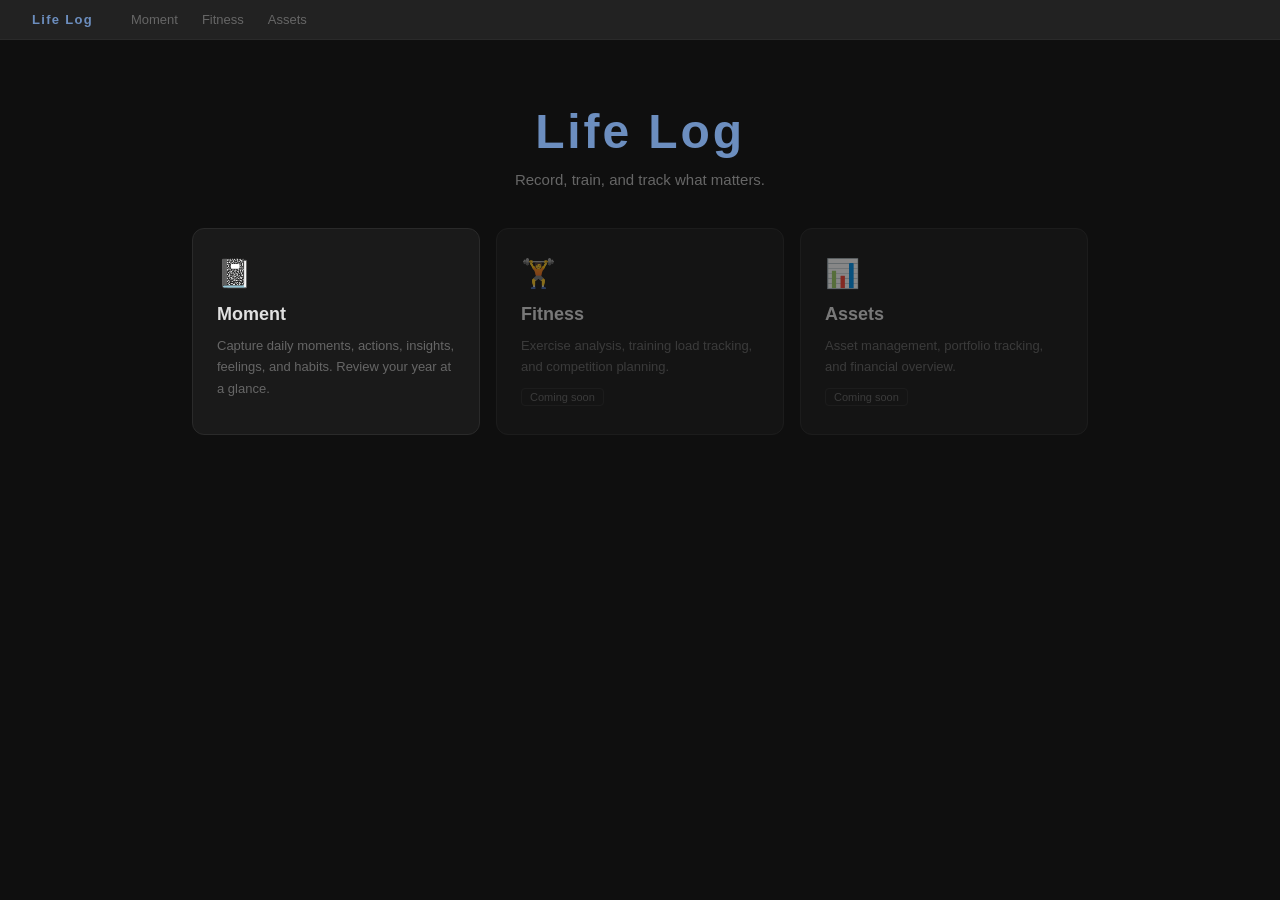
<file: index.html>
<!DOCTYPE html>
<html lang="en">
<head>
<meta charset="UTF-8">
<meta name="viewport" content="width=device-width, initial-scale=1.0">
<title>Life Log</title>
<link rel="stylesheet" href="shared/style.css">
<style>
.site-nav { position: sticky; top: 0; z-index: 10; }

.hero {
  padding: 64px 32px 40px;
  text-align: center;
}
.hero h1 {
  font-size: 48px; font-weight: 800; letter-spacing: 0.06em;
  color: var(--accent); margin-bottom: 12px;
}
.hero p { font-size: 15px; color: var(--muted); max-width: 400px; margin: 0 auto; }

.module-grid {
  display: grid; grid-template-columns: repeat(3, 1fr);
  gap: 16px; padding: 0 32px 64px; max-width: 960px; margin: 0 auto;
}
.module-card {
  background: var(--surface); border: 1px solid var(--border);
  border-radius: 12px; padding: 28px 24px;
  text-decoration: none; color: var(--text);
  transition: border-color 0.15s, transform 0.15s;
  display: flex; flex-direction: column; gap: 10px;
}
.module-card:hover { border-color: var(--accent); transform: translateY(-2px); }
.module-card.coming-soon { opacity: 0.5; cursor: default; pointer-events: none; }
.module-card h2 { font-size: 18px; font-weight: 700; }
.module-card p { font-size: 13px; color: var(--muted); line-height: 1.65; flex: 1; }
.module-card .badge {
  font-size: 11px; color: var(--muted); border: 1px solid var(--border);
  border-radius: 4px; padding: 2px 8px; align-self: flex-start;
}
.module-icon { font-size: 28px; margin-bottom: 4px; }

@media (max-width: 600px) {
  .hero { padding: 40px 20px 28px; }
  .hero h1 { font-size: 36px; }
  .module-grid { grid-template-columns: 1fr; padding: 0 20px 40px; }
}
</style>
</head>
<body>

<div class="site-nav">
  <a class="site-nav-brand" href="/">Life Log</a>
  <div class="site-nav-links">
    <a href="/moment/">Moment</a>
    <a href="/fitness/">Fitness</a>
    <a href="/assets/">Assets</a>
  </div>
</div>

<div class="hero">
  <h1>Life Log</h1>
  <p>Record, train, and track what matters.</p>
</div>

<div class="module-grid">
  <a class="module-card" href="/moment/">
    <div class="module-icon">📓</div>
    <h2>Moment</h2>
    <p>Capture daily moments, actions, insights, feelings, and habits. Review your year at a glance.</p>
  </a>

  <div class="module-card coming-soon">
    <div class="module-icon">🏋️</div>
    <h2>Fitness</h2>
    <p>Exercise analysis, training load tracking, and competition planning.</p>
    <span class="badge">Coming soon</span>
  </div>

  <div class="module-card coming-soon">
    <div class="module-icon">📊</div>
    <h2>Assets</h2>
    <p>Asset management, portfolio tracking, and financial overview.</p>
    <span class="badge">Coming soon</span>
  </div>
</div>

</body>
</html>
</file>
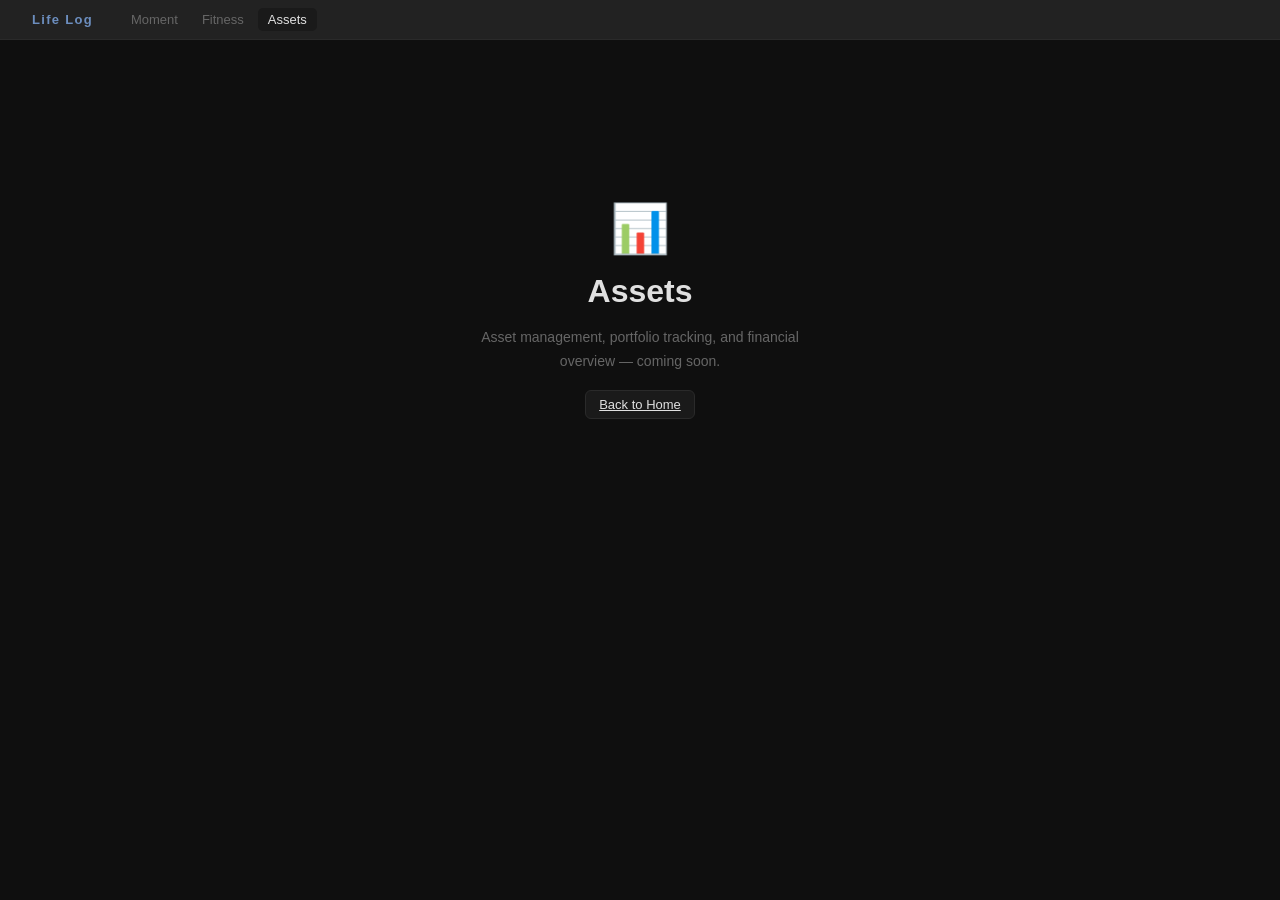
<file: assets/index.html>
<!DOCTYPE html>
<html lang="en">
<head>
<meta charset="UTF-8">
<meta name="viewport" content="width=device-width, initial-scale=1.0">
<title>Assets — Life</title>
<link rel="stylesheet" href="../shared/style.css">
<style>
.placeholder {
  display: flex; flex-direction: column; align-items: center; justify-content: center;
  min-height: 60vh; gap: 16px; color: var(--muted); text-align: center; padding: 32px;
}
.placeholder h1 { font-size: 32px; font-weight: 800; color: var(--text); }
.placeholder p { font-size: 14px; line-height: 1.7; max-width: 360px; }
</style>
</head>
<body>

<script type="module">
import { renderNav } from '../shared/nav.js';
renderNav('assets');
</script>

<div class="placeholder">
  <div style="font-size:48px">📊</div>
  <h1>Assets</h1>
  <p>Asset management, portfolio tracking, and financial overview — coming soon.</p>
  <a href="/" class="btn">Back to Home</a>
</div>

</body>
</html>
</file>
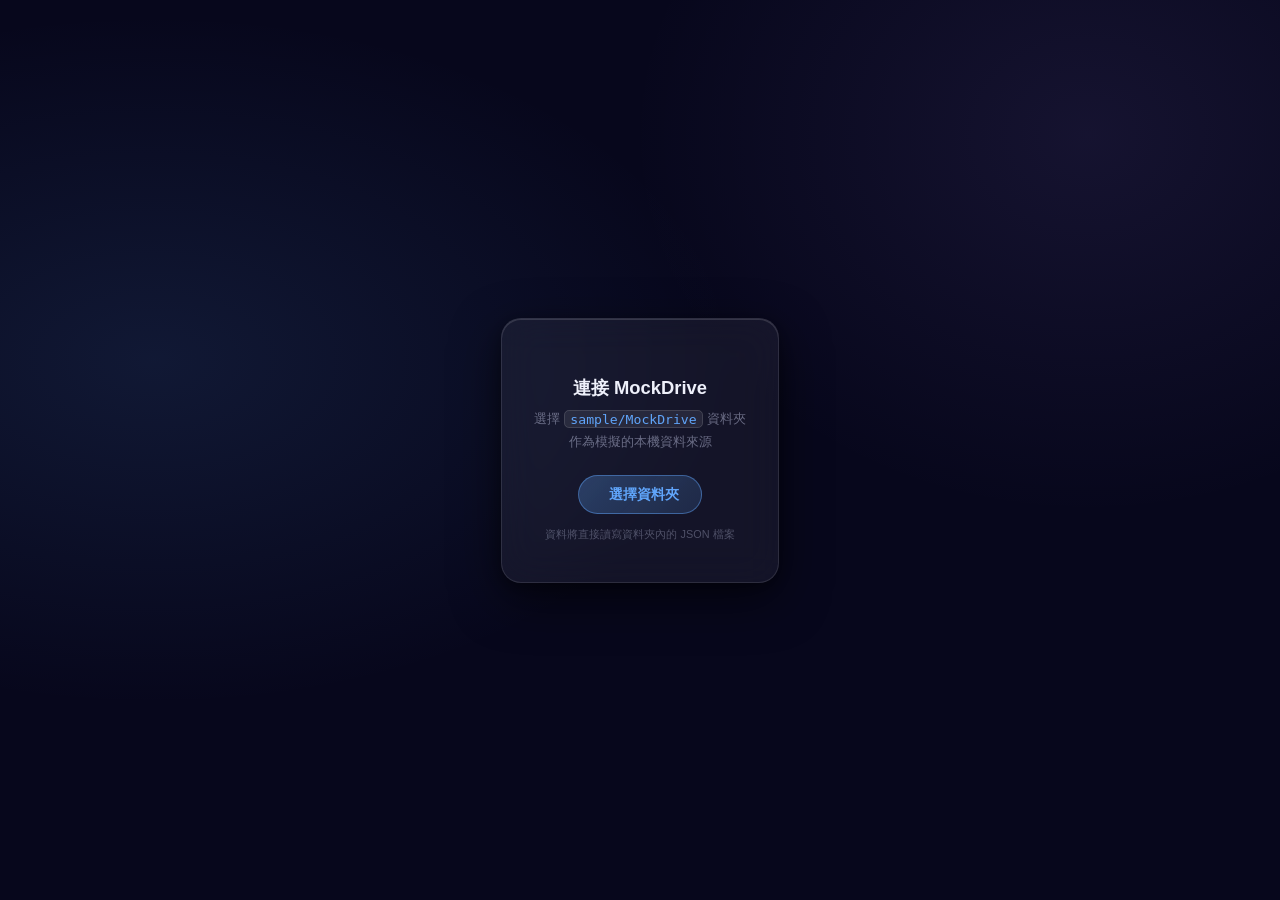
<file: fitness/sample/preview.html>
﻿<!DOCTYPE html>
<html lang="zh-TW">
<head>
<meta charset="UTF-8">
<link rel="stylesheet" href="https://cdn-uicons.flaticon.com/2.6.0/uicons-regular-rounded/css/uicons-regular-rounded.css">
<meta name="viewport" content="width=device-width,initial-scale=1.0">
<title>Fitness Preview</title>
<style>
/* ════════════════════════════════════════════════════════════
   Glassmorphism dark theme — preview.html
   ════════════════════════════════════════════════════════════ */
*,*::before,*::after { box-sizing: border-box; margin: 0; padding: 0; }
:root {
  --cb:#fb923c; --cr:#64748b; --ci:#f87171;
  --cs:#a78bfa; --ce:#34d399; --cl:#60a5fa; --crace:#fbbf24;
  --bg:#07071c; --bg2:rgba(255,255,255,0.055); --bg3:rgba(255,255,255,0.032);
  --fg:#eef0fa; --fg2:rgba(220,225,255,0.42); --border:rgba(255,255,255,0.09);
  --glass-bg:rgba(255,255,255,0.055); --glass-blur:blur(18px);
  --glass-border:1px solid rgba(255,255,255,0.11);
  --glass-hi:inset 0 1px 0 rgba(255,255,255,0.14);
  --glass-shadow:0 8px 32px rgba(0,0,0,0.45),0 2px 8px rgba(0,0,0,0.25);
  --glass-shadow-h:0 16px 48px rgba(0,0,0,0.55),0 4px 16px rgba(0,0,0,0.3);
  --r:14px; --r-sm:8px; --r-pill:999px;
  --t:200ms cubic-bezier(0.4,0,0.2,1);
}
body {
  background: var(--bg);
  background-image:
    radial-gradient(ellipse 65% 55% at 12% 40%,rgba(96,165,250,.11) 0%,transparent 70%),
    radial-gradient(ellipse 55% 65% at 85% 15%,rgba(167,139,250,.09) 0%,transparent 65%),
    radial-gradient(ellipse 45% 42% at 52% 90%,rgba(52,211,153,.06) 0%,transparent 50%);
  color: var(--fg);
  font-family: 'Helvetica Neue','PingFang TC',-apple-system,sans-serif;
  font-size: 14px;
}

/* ── Nav ── */
.site-nav {
  display: flex; align-items: center; gap: 1.5rem; padding: .6rem 1.5rem;
  background: rgba(7,7,28,.75);
  backdrop-filter: blur(20px); -webkit-backdrop-filter: blur(20px);
  border-bottom: 1px solid rgba(255,255,255,.08);
}
.site-nav-brand { font-weight: 800; font-size: .95rem; color: var(--cl); text-decoration: none; letter-spacing: .05em; }
.site-nav-links { display: flex; gap: .25rem; }
.site-nav-links a {
  text-decoration: none; color: rgba(220,225,255,.45); font-size: .83rem;
  padding: .3rem .75rem; border-radius: var(--r-sm); transition: all var(--t);
}
.site-nav-links a:hover { color: var(--fg); background: rgba(255,255,255,.06); }
.site-nav-links a.active { color: var(--fg); background: rgba(255,255,255,.08); font-weight: 600; }

/* ── View tabs ── */
.view-tabs {
  display: flex; background: rgba(255,255,255,.025);
  border-bottom: 1px solid var(--border); padding: 0 1.5rem; gap: .2rem;
}
.view-tab {
  padding: .58rem 1.25rem; font-size: .83rem; cursor: pointer;
  border: none; background: none; color: var(--fg2);
  border-bottom: 2px solid transparent; margin-bottom: -1px;
  font-family: inherit; font-weight: 500; transition: color var(--t);
}
.view-tab:hover { color: var(--fg); }
.view-tab.active { color: var(--cl); border-bottom-color: var(--cl); text-shadow: 0 0 20px rgba(96,165,250,.5); }

/* ── Stats bar ── */
#stats-bar {
  display: flex; align-items: center; gap: .75rem; padding: .6rem 1.5rem;
  background: rgba(255,255,255,.03); backdrop-filter: blur(12px);
  border-bottom: 1px solid var(--border); flex-wrap: wrap; font-size: .75rem;
}
.stat {
  display: flex; flex-direction: column; align-items: center; min-width: 58px;
  background: rgba(255,255,255,.055); border: 1px solid rgba(255,255,255,.09);
  border-radius: var(--r-sm); padding: .28rem .7rem; box-shadow: var(--glass-hi);
}
.stat-val { font-size: 1.05rem; font-weight: 800; color: var(--fg); line-height: 1.2; }
.stat span:last-child { font-size: .6rem; color: var(--fg2); }
#race-cntdwn {
  margin-left: auto; font-weight: 700; font-size: .78rem; color: var(--crace);
  background: rgba(251,191,36,.1); border: 1px solid rgba(251,191,36,.25);
  border-radius: var(--r-pill); padding: .25rem .8rem;
  text-shadow: 0 0 14px rgba(251,191,36,.4);
}
.import-btn {
  padding: .26rem .72rem; border-radius: var(--r-pill);
  background: rgba(255,255,255,.06); border: 1px solid rgba(255,255,255,.12);
  color: var(--fg2); cursor: pointer; font-size: .72rem;
  font-family: inherit; font-weight: 500; transition: all var(--t); box-shadow: var(--glass-hi);
}
.import-btn:hover { background: rgba(255,255,255,.11); color: var(--fg); border-color: rgba(255,255,255,.22); }

/* ── Main ── */
#main { padding: 1.25rem 1.5rem; max-width: 960px; margin: 0 auto; }

/* ── Plan nav bar ── */
.plan-nav-bar {
  display: flex; align-items: center; gap: .45rem; margin-bottom: .75rem;
}
.nav-btn {
  padding: .28rem .75rem; border-radius: var(--r-pill);
  background: rgba(255,255,255,.06); border: 1px solid rgba(255,255,255,.1);
  color: var(--fg2); cursor: pointer; font-size: .75rem; font-family: inherit;
  transition: all var(--t);
}
.nav-btn:hover:not(:disabled) { background: rgba(255,255,255,.1); color: var(--fg); }
.nav-btn:disabled { opacity: .3; cursor: default; }
.nav-btn.nav-cur { background: rgba(96,165,250,.12); border-color: rgba(96,165,250,.35); color: var(--cl); }
.plan-range-lbl { font-size: .7rem; color: var(--fg2); margin-left: auto; }

/* ── LSD ── */
.lsd-box {
  background: var(--glass-bg); backdrop-filter: var(--glass-blur); -webkit-backdrop-filter: var(--glass-blur);
  border: var(--glass-border); border-radius: var(--r);
  padding: 1rem 1.25rem; margin-bottom: 1.1rem;
  box-shadow: var(--glass-shadow),var(--glass-hi); position: relative; overflow: hidden;
}
.lsd-box::before { content:''; position:absolute; top:0; left:0; right:0; height:1px; background:linear-gradient(90deg,transparent,rgba(255,255,255,.18),transparent); }
.lsd-box h3 { font-size:.68rem; text-transform:uppercase; letter-spacing:.09em; color:var(--fg2); margin:0 0 .8rem; font-weight:600; }
.lsd-dots { display:flex; align-items:flex-end; gap:.5rem; }
.lsd-dot { flex:1; display:flex; flex-direction:column; align-items:center; gap:.2rem; cursor:pointer; transition:transform var(--t); }
.lsd-dot:hover { transform:translateY(-2px); }
.lsd-bar-area { width:100%; height:70px; display:flex; align-items:flex-end; }
.lsd-bar { width:100%; border-radius:4px 4px 0 0; background:rgba(255,255,255,.08); position:relative; transition:height .4s cubic-bezier(.4,0,.2,1); }
.lsd-bar.done    { background:linear-gradient(to top,var(--ce),rgba(52,211,153,.65)); box-shadow:0 0 14px rgba(52,211,153,.28); }
.lsd-bar.current { background:linear-gradient(to top,var(--cl),rgba(96,165,250,.65)); box-shadow:0 0 14px rgba(96,165,250,.32); }
.lsd-bar.recovery{ background:linear-gradient(to top,var(--ce),rgba(52,211,153,.45)); opacity:.75; }
.lsd-bar.peak    { background:linear-gradient(to top,var(--crace),rgba(251,191,36,.65)); box-shadow:0 0 14px rgba(251,191,36,.28); }
.lsd-bar.taper   { background:linear-gradient(to top,var(--cs),rgba(167,139,250,.65)); box-shadow:0 0 14px rgba(167,139,250,.28); }
.lsd-bar.future  { background:rgba(255,255,255,.07); }
.lsd-km      { font-size:.72rem; font-weight:700; color:var(--fg); }
.lsd-wlabel  { font-size:.6rem; color:var(--fg2); }
.lsd-actual-km { font-size:.62rem; color:var(--ce); font-weight:700; }

/* ── Week cards ── */
.week-card {
  background: var(--glass-bg); backdrop-filter: var(--glass-blur); -webkit-backdrop-filter: var(--glass-blur);
  border: var(--glass-border); border-radius: var(--r);
  margin-bottom: .65rem; overflow: hidden;
  box-shadow: var(--glass-shadow),var(--glass-hi); position: relative;
  transition: box-shadow var(--t);
}
.week-card::before { content:''; position:absolute; top:0; left:0; right:0; height:1px; background:linear-gradient(90deg,transparent,rgba(255,255,255,.16),transparent); pointer-events:none; }
.week-card.cur { border-color:rgba(96,165,250,.35); box-shadow:var(--glass-shadow),var(--glass-hi),0 0 0 1px rgba(96,165,250,.15),0 0 28px rgba(96,165,250,.08); }
.wk-hdr { display:flex; align-items:center; gap:.6rem; padding:.65rem 1rem; cursor:pointer; user-select:none; transition:background var(--t); }
.wk-hdr:hover { background:rgba(255,255,255,.04); }
.wk-title { font-weight:700; font-size:.88rem; }
.wk-dates { font-size:.7rem; color:var(--fg2); }
.wk-phase { font-size:.64rem; padding:.13rem .5rem; border-radius:var(--r-pill); margin-left:auto; font-weight:600; letter-spacing:.03em; }
.ph-build    { background:rgba(96,165,250,.14); color:var(--cl); border:1px solid rgba(96,165,250,.22); }
.ph-recovery { background:rgba(52,211,153,.14); color:var(--ce); border:1px solid rgba(52,211,153,.22); }
.ph-peak     { background:rgba(251,191,36,.14); color:var(--crace); border:1px solid rgba(251,191,36,.22); }
.ph-taper    { background:rgba(167,139,250,.14); color:var(--cs); border:1px solid rgba(167,139,250,.22); }
.ph-race     { background:rgba(251,191,36,.2); color:var(--crace); border:1px solid rgba(251,191,36,.32); }
.wk-lsd-tag { font-size:.7rem; color:var(--fg2); }
.wk-chev { color:var(--fg2); font-size:.8rem; transition:transform var(--t); }
.week-card.open .wk-chev { transform:rotate(90deg); }
.wk-body { display:none; padding:.2rem .75rem .75rem; }
.week-card.open .wk-body { display:block; }
.wk-note { font-size:.72rem; color:var(--crace); background:rgba(251,191,36,.07); border:1px solid rgba(251,191,36,.18); border-radius:var(--r-sm); padding:.35rem .65rem; margin-bottom:.6rem; }
.day-hdr-row { display:grid; grid-template-columns:repeat(7,1fr); gap:.45rem; margin-bottom:.3rem; }
.day-hdr { text-align:center; font-size:.62rem; color:var(--fg2); font-weight:600; }

/* ── Day cells ── */
.day-grid { display:grid; grid-template-columns:repeat(7,1fr); gap:.45rem; }
.dc {
  background:rgba(255,255,255,.04); border:1px solid rgba(255,255,255,.07);
  border-radius:var(--r-sm); padding:.45rem .3rem; min-height:78px; cursor:pointer;
  display:flex; flex-direction:column; align-items:center; gap:.18rem; text-align:center;
  position:relative; overflow:hidden; transition:all var(--t);
}
.dc::before { content:''; position:absolute; top:0; left:0; right:0; height:1px; background:linear-gradient(90deg,transparent,rgba(255,255,255,.11),transparent); }
.dc:hover { background:rgba(255,255,255,.08); border-color:rgba(255,255,255,.16); transform:translateY(-1px); box-shadow:0 6px 20px rgba(0,0,0,.35); }
.dc:active { transform:scale(.98); }
.dc.today { border-color:rgba(96,165,250,.5); background:rgba(96,165,250,.08); box-shadow:0 0 0 1px rgba(96,165,250,.22),0 0 20px rgba(96,165,250,.12); }
.dc.has-entry { background:rgba(52,211,153,.055); box-shadow:0 0 0 1px rgba(52,211,153,.18) inset,0 0 14px rgba(52,211,153,.07); }
.dc-date  { font-size:.65rem; color:var(--fg2); }
.dc-icon  { font-size:1rem; line-height:1; }
.dc-label { font-size:.75rem; color:var(--fg); font-weight:500; line-height:1.3; width:100%; word-break:break-word; }
.dc-badge { font-size:.62rem; padding:.05rem .28rem; border-radius:var(--r-pill); background:rgba(52,211,153,.17); color:var(--ce); border:1px solid rgba(52,211,153,.25); }
.dc-actual{ font-size:.7rem; font-weight:600; color:var(--ce); }
.dc-icon:empty { display:none; }
.dc-icon i, .dc-quick-done i, .pmt i, .sb i, .imp-ico i, .fit-drop-ico i,
#p-close i, [onclick*="closeA"] i, [onclick*="closeI"] i { pointer-events:none; }
.dc-bar   { width:75%; height:3px; border-radius:2px; margin-top:auto; }
.dc.type-badminton .dc-bar { background:var(--cb); box-shadow:0 0 6px rgba(251,146,60,.5); }
.dc.type-rest      .dc-bar { background:var(--cr); }
.dc.type-intervals .dc-bar { background:var(--ci); box-shadow:0 0 6px rgba(248,113,113,.4); }
.dc.type-strength  .dc-bar { background:var(--cs); box-shadow:0 0 6px rgba(167,139,250,.5); }
.dc.type-easy      .dc-bar { background:var(--ce); box-shadow:0 0 6px rgba(52,211,153,.4); }
.dc.type-lsd       .dc-bar { background:var(--cl); box-shadow:0 0 6px rgba(96,165,250,.5); }
.dc.type-race      .dc-bar { background:var(--crace); box-shadow:0 0 8px rgba(251,191,36,.5); }

/* ── Day cell 5-state colors ── */
.dc.state-done    { background:rgba(52,211,153,.09); box-shadow:0 0 0 1px rgba(52,211,153,.28) inset,0 0 14px rgba(52,211,153,.07); }
.dc.state-quick   { background:rgba(96,165,250,.07); box-shadow:0 0 0 1px rgba(96,165,250,.28) inset,0 0 14px rgba(96,165,250,.07); }
.dc.state-partial { background:rgba(251,191,36,.07); box-shadow:0 0 0 1px rgba(251,191,36,.25) inset; }
.dc.state-skip    { background:rgba(255,255,255,.02); opacity:.45; }
.dc.state-missed  { background:rgba(248,113,113,.05); box-shadow:0 0 0 1px rgba(248,113,113,.18) inset; opacity:.75; }
.dc-badge-missed  { background:rgba(248,113,113,.15) !important; color:var(--ci) !important; border-color:rgba(248,113,113,.28) !important; font-size:.55rem !important; }
.dc.state-quick .dc-badge  { background:rgba(96,165,250,.17); color:var(--cl); border-color:rgba(96,165,250,.3); }
.dc.state-partial .dc-badge{ background:rgba(251,191,36,.17); color:var(--crace); border-color:rgba(251,191,36,.3); }

/* ── Goal card progress ── */
.gc-progress { margin-top:.5rem; padding:.5rem .6rem; border-radius:var(--r-sm); background:rgba(255,255,255,.04); border:1px solid rgba(255,255,255,.07); }
.gc-progress-title { font-size:.6rem; color:var(--fg2); text-transform:uppercase; letter-spacing:.06em; margin-bottom:.35rem; font-weight:600; }
.gc-prog-grid { display:grid; grid-template-columns:repeat(2,1fr); gap:.25rem .5rem; }
.gc-prog-item { font-size:.68rem; color:var(--fg2); }
.gc-prog-item strong { color:var(--fg); font-weight:700; }
.gc-prog-acwr { font-size:.65rem; padding:.1rem .4rem; border-radius:var(--r-pill); display:inline-block; margin-top:.25rem; }
.gc-prog-acwr.safe   { background:rgba(52,211,153,.13); color:var(--ce); border:1px solid rgba(52,211,153,.28); }
.gc-prog-acwr.high   { background:rgba(248,113,113,.13); color:var(--ci); border:1px solid rgba(248,113,113,.28); }
.gc-prog-acwr.low    { background:rgba(251,191,36,.12); color:var(--crace); border:1px solid rgba(251,191,36,.25); }
.goal-card { cursor:pointer; transition:all var(--t); }
.goal-card:hover { transform:translateY(-2px); box-shadow:var(--glass-shadow-h),var(--glass-hi); }

/* ── Day cell quick-done button (desktop hover only) ── */
.dc-quick-done {
  position:absolute; top:3px; right:3px; z-index:1;
  width:18px; height:18px; border-radius:50%;
  background:rgba(52,211,153,.12); border:1px solid rgba(52,211,153,.28);
  color:var(--ce); font-size:.6rem; cursor:pointer;
  display:flex; align-items:center; justify-content:center;
  opacity:0; transition:opacity var(--t),background var(--t),transform var(--t);
  line-height:1; padding:0; font-family:inherit;
}
.dc:hover .dc-quick-done { opacity:1; }
.dc-quick-done:hover { background:rgba(52,211,153,.28); transform:scale(1.15); }
.dc-quick-done:active { transform:scale(.92); }
@media (hover:none) { .dc-quick-done { display:none; } }

/* ── Long-press visual feedback (mobile) ── */
.dc.pressing {
  background:rgba(96,165,250,.1) !important;
  border-color:rgba(96,165,250,.45) !important;
  transform:scale(.97);
}

/* ── Metric cards ── */
.metric-cards { display:grid; grid-template-columns:repeat(auto-fill,minmax(140px,1fr)); gap:.65rem; margin-bottom:1.1rem; }
.mc {
  background:var(--glass-bg); backdrop-filter:var(--glass-blur); -webkit-backdrop-filter:var(--glass-blur);
  border:var(--glass-border); border-radius:var(--r); padding:.85rem 1rem;
  box-shadow:var(--glass-shadow),var(--glass-hi); position:relative; overflow:hidden;
  transition:all var(--t);
}
.mc::before { content:''; position:absolute; top:0; left:0; right:0; height:1px; background:linear-gradient(90deg,transparent,rgba(255,255,255,.2),transparent); }
.mc:hover { transform:translateY(-2px); box-shadow:var(--glass-shadow-h),var(--glass-hi); }
.mc-lbl  { font-size:.65rem; color:var(--fg2); font-weight:500; letter-spacing:.03em; }
.mc-val  { font-size:1.4rem; font-weight:800; color:var(--fg); line-height:1.1; margin:.2rem 0 .1rem; }
.mc-unit { font-size:.65rem; color:var(--fg2); }
.chart-box {
  background:var(--glass-bg); backdrop-filter:var(--glass-blur); -webkit-backdrop-filter:var(--glass-blur);
  border:var(--glass-border); border-radius:var(--r); padding:1rem 1.25rem; margin-bottom:.85rem;
  box-shadow:var(--glass-shadow),var(--glass-hi); position:relative; overflow:hidden;
}
.chart-box::before { content:''; position:absolute; top:0; left:0; right:0; height:1px; background:linear-gradient(90deg,transparent,rgba(255,255,255,.18),transparent); }
.chart-box h3 { font-size:.7rem; color:var(--fg2); margin:0 0 .75rem; text-transform:uppercase; letter-spacing:.08em; font-weight:600; }
.chart-box svg { display:block; width:100%; overflow:visible; }

/* ── Journal ── */
.jn-week { margin-bottom:1rem; }
.jn-week-hdr {
  display:flex; align-items:center; justify-content:space-between;
  font-size:.7rem; color:var(--fg2); font-weight:600; letter-spacing:.04em;
  padding:.35rem 0; border-bottom:1px solid var(--border); margin-bottom:.45rem;
}
.jn-wk-load { font-size:.65rem; color:var(--fg2); font-weight:400; }
.jn-entry {
  background:var(--glass-bg); backdrop-filter:var(--glass-blur); -webkit-backdrop-filter:var(--glass-blur);
  border:var(--glass-border); border-radius:var(--r-sm);
  padding:.5rem .85rem; margin-bottom:.32rem; cursor:pointer;
  display:flex; align-items:center; gap:.6rem; flex-wrap:wrap;
  transition:all var(--t); position:relative; overflow:hidden;
}
.jn-entry::before { content:''; position:absolute; top:0; left:0; right:0; height:1px; background:linear-gradient(90deg,transparent,rgba(255,255,255,.1),transparent); }
.jn-entry:hover { background:rgba(255,255,255,.08); transform:translateX(3px); box-shadow:0 4px 16px rgba(0,0,0,.3); }
.jn-date { font-size:.72rem; color:var(--fg2); min-width:4.5em; }
.jn-type { font-size:.65rem; padding:.1rem .4rem; border-radius:var(--r-pill); font-weight:600; }
.jn-meta { font-size:.72rem; color:var(--fg2); }
.jn-dist { font-size:.78rem; font-weight:700; color:var(--ce); }
.jn-load { font-size:.65rem; color:var(--fg2); margin-left:auto; }
.jn-note { font-size:.68rem; color:var(--fg2); flex:1; min-width:0; overflow:hidden; text-overflow:ellipsis; white-space:nowrap; }

/* ── Panel ── */
#ov { position:fixed; inset:0; background:rgba(0,0,0,.62); backdrop-filter:blur(5px); z-index:900; display:none; }
#ov.open { display:block; }
#panel {
  position:fixed; right:0; top:0; bottom:0; width:min(460px,100vw);
  background:rgba(10,10,28,.9); backdrop-filter:blur(24px); -webkit-backdrop-filter:blur(24px);
  border-left:1px solid rgba(255,255,255,.1); box-shadow:-8px 0 40px rgba(0,0,0,.5),var(--glass-hi);
  transform:translateX(100%); transition:transform .28s cubic-bezier(.4,0,.2,1); z-index:901; display:flex; flex-direction:column;
}
#panel.open { transform:none; }
#phdr { display:flex; align-items:center; gap:.5rem; padding:.85rem 1rem; border-bottom:1px solid rgba(255,255,255,.08); background:rgba(255,255,255,.03); }
#p-date { font-weight:700; font-size:.95rem; }
#p-plan { font-size:.72rem; color:var(--fg2); }
#p-close {
  margin-left:auto; background:rgba(255,255,255,.07); border:1px solid rgba(255,255,255,.12);
  color:var(--fg2); font-size:1rem; cursor:pointer; width:28px; height:28px; border-radius:50%;
  display:flex; align-items:center; justify-content:center; transition:all var(--t);
}
#p-close:hover { background:rgba(255,255,255,.14); color:var(--fg); }
#pbody { flex:1; overflow-y:auto; padding:1rem; }
#pftr {
  padding:.75rem 1rem; border-top:1px solid rgba(255,255,255,.08);
  display:flex; flex-direction:column; gap:.5rem; background:rgba(255,255,255,.02);
}
.pftr-ai-check {
  display:flex; align-items:center; gap:.5rem;
  padding:.38rem .65rem; border-radius:var(--r-sm);
  background:rgba(167,139,250,.06); border:1px solid rgba(167,139,250,.18);
  cursor:pointer; transition:all var(--t);
}
.pftr-ai-check:hover { background:rgba(167,139,250,.1); border-color:rgba(167,139,250,.28); }
.pftr-ai-check input[type=checkbox] { width:auto; accent-color:var(--cs); cursor:pointer; }
.pftr-ai-check span { font-size:.75rem; color:var(--cs); font-weight:500; }
.pftr-btns { display:flex; gap:.45rem; }
/* ── Panel mode tabs ── */
.pmode-tabs { display:flex; gap:.35rem; margin-bottom:.85rem; }
.pmt {
  flex:1; padding:.38rem .5rem; border-radius:var(--r-sm); cursor:pointer;
  font-size:.75rem; font-weight:600; font-family:inherit;
  background:rgba(255,255,255,.04); border:1px solid rgba(255,255,255,.1);
  color:var(--fg2); transition:all var(--t);
}
.pmt.on { background:rgba(96,165,250,.18); border-color:rgba(96,165,250,.38); color:var(--fg); }
.pmt:hover:not(.on) { background:rgba(255,255,255,.08); color:var(--fg); }
.fit-drop-panel {
  display:flex; flex-direction:column; align-items:center; justify-content:center;
  gap:.35rem; padding:1.4rem 1rem; border:1.5px dashed rgba(96,165,250,.3);
  border-radius:var(--r); cursor:pointer; background:rgba(96,165,250,.04);
  transition:all var(--t); text-align:center; font-size:.8rem; color:var(--fg2);
}
.fit-drop-panel:hover { border-color:rgba(96,165,250,.55); background:rgba(96,165,250,.09); color:var(--fg); }
.fit-drop-panel input[type=file] { display:none; }
.fit-drop-ico { font-size:1.6rem; line-height:1; }
.fit-drop-sub { font-size:.68rem; color:var(--fg2); margin-top:.1rem; }
.fit-parsed-card {
  margin:.75rem 0 .4rem; padding:.7rem .85rem; border-radius:var(--r-sm);
  background:rgba(52,211,153,.07); border:1px solid rgba(52,211,153,.2);
}
.fpc-hdr { font-size:.75rem; font-weight:700; color:var(--ce); margin-bottom:.5rem; }
.fpc-grid { display:grid; grid-template-columns:repeat(3,1fr); gap:.3rem .5rem; }
.fpc-item { display:flex; flex-direction:column; gap:.08rem; }
.fpc-item span { font-size:.6rem; color:var(--fg2); text-transform:uppercase; letter-spacing:.04em; }
.fpc-item strong { font-size:.82rem; color:var(--fg); font-weight:600; }
.fit-warn { font-size:.68rem; color:var(--crace); margin-top:.4rem; }
.fit-no-data { font-size:.78rem; color:var(--crace); text-align:center; padding:.8rem 0; }
.btn-p {
  flex:1; padding:.52rem; border-radius:var(--r-sm);
  background:linear-gradient(135deg,rgba(96,165,250,.9),rgba(59,130,246,.85));
  color:#fff; border:1px solid rgba(96,165,250,.45); cursor:pointer;
  font-size:.82rem; font-weight:700; font-family:inherit;
  transition:all var(--t); box-shadow:0 0 16px rgba(96,165,250,.25);
}
.btn-p:hover { box-shadow:0 0 28px rgba(96,165,250,.45); }
.btn-p:active { transform:scale(.98); }
.btn-p:disabled { opacity:.4; cursor:default; box-shadow:none; }
.btn-d { padding:.52rem .75rem; border-radius:var(--r-sm); background:rgba(239,68,68,.1); color:#f87171; border:1px solid rgba(239,68,68,.25); cursor:pointer; font-size:.82rem; font-family:inherit; transition:all var(--t); }
.btn-d:hover { background:rgba(239,68,68,.2); box-shadow:0 0 16px rgba(239,68,68,.18); }
.btn-c { padding:.52rem .75rem; border-radius:var(--r-sm); background:rgba(255,255,255,.06); color:var(--fg2); border:1px solid rgba(255,255,255,.1); cursor:pointer; font-size:.82rem; font-family:inherit; transition:all var(--t); }
.btn-c:hover { background:rgba(255,255,255,.1); color:var(--fg); }

/* ── Forms ── */
.fr { margin-bottom:.65rem; }
.fr label { display:block; font-size:.7rem; color:var(--fg2); margin-bottom:.28rem; font-weight:500; }
.fr input,.fr select,.fr textarea { width:100%; background:rgba(255,255,255,.05); border:1px solid rgba(255,255,255,.1); color:var(--fg); border-radius:var(--r-sm); padding:.42rem .6rem; font-size:.82rem; font-family:inherit; transition:border-color var(--t); }
.fr input:focus,.fr select:focus,.fr textarea:focus { outline:none; border-color:rgba(96,165,250,.5); box-shadow:0 0 0 3px rgba(96,165,250,.08); }
.fr textarea { resize:vertical; min-height:52px; }
.two-col { display:grid; grid-template-columns:1fr 1fr; gap:.45rem; }
.rpe-row { display:flex; gap:.3rem; flex-wrap:wrap; }
.rb { width:1.9rem; height:1.9rem; border-radius:50%; border:1px solid rgba(255,255,255,.1); background:rgba(255,255,255,.05); color:var(--fg2); cursor:pointer; font-size:.75rem; display:flex; align-items:center; justify-content:center; font-family:inherit; transition:all var(--t); }
.rb:hover { background:rgba(255,255,255,.1); color:var(--fg); }
.rb.on { background:linear-gradient(135deg,rgba(96,165,250,.9),rgba(59,130,246,.8)); border-color:rgba(96,165,250,.55); color:#fff; box-shadow:0 0 12px rgba(96,165,250,.35); }
.type-row { display:flex; gap:.35rem; flex-wrap:wrap; }
.tb { padding:.22rem .6rem; border-radius:var(--r-pill); font-size:.72rem; cursor:pointer; border:1px solid rgba(255,255,255,.1); background:rgba(255,255,255,.05); color:var(--fg2); font-family:inherit; transition:all var(--t); }
.tb:hover { background:rgba(255,255,255,.09); color:var(--fg); }
.tb.on { color:#fff; border-color:transparent; }
.tb[data-v="badminton"].on { background:rgba(251,146,60,.75); box-shadow:0 0 10px rgba(251,146,60,.3); }
.tb[data-v="rest"].on      { background:rgba(100,116,139,.75); }
.tb[data-v="intervals"].on { background:rgba(248,113,113,.75); box-shadow:0 0 10px rgba(248,113,113,.3); }
.tb[data-v="strength"].on  { background:rgba(167,139,250,.75); box-shadow:0 0 10px rgba(167,139,250,.3); }
.tb[data-v="easy"].on      { background:rgba(52,211,153,.75); box-shadow:0 0 10px rgba(52,211,153,.3); }
.tb[data-v="lsd"].on       { background:rgba(96,165,250,.75); box-shadow:0 0 10px rgba(96,165,250,.3); }
.tb[data-v="other"].on     { background:rgba(107,114,128,.75); }
.stat-row { display:flex; gap:.4rem; }
.sb { flex:1; padding:.32rem; border-radius:var(--r-sm); font-size:.7rem; cursor:pointer; border:1px solid rgba(255,255,255,.09); background:rgba(255,255,255,.04); color:var(--fg2); text-align:center; font-family:inherit; transition:all var(--t); }
.sb:hover { background:rgba(255,255,255,.08); }
.sb.on.done { background:rgba(52,211,153,.14); border-color:rgba(52,211,153,.4); color:var(--ce); box-shadow:0 0 12px rgba(52,211,153,.14); }
.sb.on.skip { background:rgba(107,114,128,.14); border-color:#6b7280; color:#9ca3af; }
details.coll summary { cursor:pointer; font-size:.7rem; color:var(--fg2); list-style:none; display:flex; align-items:center; gap:.3rem; padding:.4rem 0; border-top:1px solid rgba(255,255,255,.07); margin-top:.45rem; font-weight:500; transition:color var(--t); }
details.coll summary:hover { color:var(--fg); }
details.coll summary::before { content:'▶'; font-size:.55rem; }
details.coll[open] summary::before { content:'▼'; }
.ex-list { list-style:none; padding:0; margin:.35rem 0 0; }
.ex-list li { display:flex; align-items:center; gap:.45rem; padding:.3rem 0; font-size:.78rem; border-bottom:1px solid rgba(255,255,255,.05); }
.ex-list li:last-child { border:none; }
.ex-list input[type="checkbox"] { width:auto; accent-color:var(--cl); }
.ex-sets { font-size:.65rem; color:var(--fg2); margin-left:auto; }
.plan-hint { font-size:.68rem; color:var(--fg2); background:rgba(255,255,255,.04); border:1px solid rgba(255,255,255,.08); border-radius:var(--r-sm); padding:.45rem .6rem; margin-top:.5rem; line-height:1.55; }

/* ── MockDrive setup overlay ── */
#md-setup-ov {
  position:fixed; inset:0; z-index:9998;
  background:var(--bg);
  display:flex; align-items:center; justify-content:center;
  background-image:
    radial-gradient(ellipse 65% 55% at 12% 40%,rgba(96,165,250,.11) 0%,transparent 70%),
    radial-gradient(ellipse 55% 65% at 85% 15%,rgba(167,139,250,.09) 0%,transparent 65%);
}
#md-setup-ov.hidden { display:none; }
#md-setup-modal {
  text-align:center; max-width:380px; padding:2.5rem 2rem;
  background:var(--glass-bg); backdrop-filter:var(--glass-blur); -webkit-backdrop-filter:var(--glass-blur);
  border:var(--glass-border); border-radius:20px; box-shadow:var(--glass-shadow-h),var(--glass-hi);
}
.md-setup-icon { font-size:3rem; color:var(--cl); margin-bottom:1rem; }
#md-setup-modal h2 { font-size:1.15rem; font-weight:800; margin-bottom:.55rem; }
#md-setup-modal p { font-size:.82rem; color:var(--fg2); line-height:1.7; margin-bottom:1.4rem; }
#md-setup-modal code { background:rgba(255,255,255,.08); border:1px solid rgba(255,255,255,.12); border-radius:5px; padding:.05rem .35rem; font-family:monospace; font-size:.82rem; color:var(--cl); }
#md-pick-btn {
  display:inline-flex; align-items:center; gap:.5rem;
  padding:.55rem 1.4rem; border-radius:var(--r-pill); cursor:pointer; font-family:inherit;
  background:linear-gradient(135deg,rgba(96,165,250,.28),rgba(96,165,250,.15));
  border:1px solid rgba(96,165,250,.45); color:var(--cl);
  font-size:.88rem; font-weight:700; transition:all var(--t);
}
#md-pick-btn:hover { background:linear-gradient(135deg,rgba(96,165,250,.45),rgba(96,165,250,.28)); color:#fff; }
#md-pick-btn:disabled { opacity:.45; cursor:not-allowed; }
.md-setup-note { font-size:.68rem; color:var(--fg2); margin-top:.85rem; opacity:.7; }
#md-badge {
  display:inline-flex; align-items:center; gap:.3rem;
  font-size:.68rem; color:var(--ce); border:1px solid rgba(52,211,153,.3);
  background:rgba(52,211,153,.08); border-radius:var(--r-pill); padding:.12rem .55rem;
  cursor:pointer; transition:all var(--t);
}
#md-badge:hover { background:rgba(52,211,153,.14); }

/* ── Goals view ── */
.goals-hd { display:flex; align-items:center; justify-content:space-between; margin-bottom:1rem; }
.goals-hd h3 { font-size:1rem; font-weight:700; }
.goals-add-btn {
  display:inline-flex; align-items:center; gap:.35rem;
  padding:.38rem .9rem; border-radius:var(--r-pill); cursor:pointer; font-family:inherit;
  background:rgba(96,165,250,.12); border:1px solid rgba(96,165,250,.3); color:var(--cl);
  font-size:.78rem; font-weight:600; transition:all var(--t);
}
.goals-add-btn:hover { background:rgba(96,165,250,.22); border-color:rgba(96,165,250,.5); }
.goals-empty { text-align:center; padding:3rem 1rem; color:var(--fg2); }
.goals-empty i { font-size:2.4rem; opacity:.38; margin-bottom:.6rem; display:block; }
.goals-empty p { font-size:.85rem; line-height:1.7; }
.goal-card {
  background:var(--glass-bg); backdrop-filter:var(--glass-blur); -webkit-backdrop-filter:var(--glass-blur);
  border:var(--glass-border); border-radius:var(--r); padding:1rem 1.1rem;
  box-shadow:var(--glass-shadow),var(--glass-hi); margin-bottom:.75rem; transition:box-shadow var(--t);
}
.goal-card:hover { box-shadow:var(--glass-shadow-h),var(--glass-hi); }
.goal-card.completed,.goal-card.dnf { opacity:.72; }
.goal-card.cancelled { opacity:.48; }
.gc-head { display:flex; align-items:center; justify-content:space-between; margin-bottom:.55rem; flex-wrap:wrap; gap:.35rem; }
.gc-icon-name { display:flex; align-items:center; gap:.45rem; min-width:0; }
.gc-sport-icon { font-size:1.05rem; color:var(--cl); flex-shrink:0; }
.gc-name { font-size:.95rem; font-weight:700; }
.gc-sport-label { font-size:.62rem; color:var(--fg2); background:rgba(255,255,255,.07); padding:.1rem .42rem; border-radius:var(--r-pill); flex-shrink:0; }
.gcd { font-size:.7rem; font-weight:700; padding:.18rem .62rem; border-radius:var(--r-pill); flex-shrink:0; }
.gcd-future { background:rgba(251,191,36,.15); color:var(--crace); border:1px solid rgba(251,191,36,.3); }
.gcd-past { background:rgba(100,116,139,.12); color:var(--cr); border:1px solid rgba(100,116,139,.22); }
.gcd-completed { background:rgba(52,211,153,.12); color:var(--ce); border:1px solid rgba(52,211,153,.3); }
.gcd-dnf { background:rgba(248,113,113,.12); color:var(--ci); border:1px solid rgba(248,113,113,.25); }
.gcd-cancelled { background:rgba(255,255,255,.06); color:var(--fg2); border:1px solid rgba(255,255,255,.1); }
.gc-meta { display:flex; flex-wrap:wrap; gap:.45rem .85rem; font-size:.72rem; color:var(--fg2); margin-bottom:.45rem; align-items:center; }
.gc-meta i { font-size:.68rem; opacity:.72; }
.gc-url { color:var(--cl); text-decoration:none; display:inline-flex; align-items:center; gap:.25rem; }
.gc-url:hover { text-decoration:underline; }
.gc-chips { display:flex; flex-wrap:wrap; gap:.32rem; margin-bottom:.45rem; }
.gtag { font-size:.67rem; background:rgba(96,165,250,.1); border:1px solid rgba(96,165,250,.2); color:var(--cl); padding:.1rem .5rem; border-radius:var(--r-pill); }
.gc-note { font-size:.74rem; color:var(--fg2); margin-bottom:.55rem; line-height:1.6; white-space:pre-wrap; }
.gc-actions { display:flex; gap:.38rem; justify-content:flex-end; border-top:1px solid rgba(255,255,255,.06); padding-top:.48rem; margin-top:.1rem; }
.gc-actions button { font-size:.72rem; background:rgba(255,255,255,.05); border:1px solid rgba(255,255,255,.1); color:var(--fg2); padding:.22rem .58rem; border-radius:var(--r-sm); cursor:pointer; font-family:inherit; display:inline-flex; align-items:center; gap:.28rem; transition:all var(--t); }
.gc-actions button:hover { background:rgba(255,255,255,.1); color:var(--fg); }
.gc-del:hover { background:rgba(248,113,113,.1)!important; color:var(--ci)!important; border-color:rgba(248,113,113,.25)!important; }
/* ── Goal modal ── */
#goal-ov { position:fixed; inset:0; background:rgba(0,0,0,.65); backdrop-filter:blur(6px); z-index:902; display:none; }
#goal-ov.open { display:block; }
#goal-modal {
  position:fixed; top:50%; left:50%; transform:translate(-50%,-50%);
  background:rgba(10,10,28,.92); backdrop-filter:blur(24px); -webkit-backdrop-filter:blur(24px);
  border:1px solid rgba(255,255,255,.12); border-radius:16px;
  box-shadow:0 24px 80px rgba(0,0,0,.6),var(--glass-hi);
  width:min(560px,96vw); max-height:88vh; display:none; flex-direction:column; z-index:903;
}
#goal-modal.open { display:flex; }
#gm-hdr { display:flex; align-items:center; padding:.85rem 1.1rem; border-bottom:1px solid rgba(255,255,255,.08); font-weight:700; font-size:.92rem; background:rgba(255,255,255,.03); }
#gm-hdr button { margin-left:auto; background:rgba(255,255,255,.07); border:1px solid rgba(255,255,255,.12); color:var(--fg2); font-size:1rem; cursor:pointer; width:28px; height:28px; border-radius:50%; display:flex; align-items:center; justify-content:center; transition:all var(--t); }
#gm-hdr button:hover { background:rgba(255,255,255,.13); color:var(--fg); }
#gm-body { flex:1; overflow-y:auto; padding:1rem 1.1rem; display:flex; flex-direction:column; gap:.7rem; }
.gm-row { display:flex; flex-direction:column; gap:.22rem; }
.gm-row label { font-size:.65rem; color:var(--fg2); font-weight:600; letter-spacing:.04em; text-transform:uppercase; }
.gm-row input,.gm-row select,.gm-row textarea {
  background:rgba(255,255,255,.06); border:1px solid rgba(255,255,255,.1); color:var(--fg);
  border-radius:var(--r-sm); padding:.42rem .62rem; font-family:inherit; font-size:.82rem;
  transition:border-color var(--t); outline:none; width:100%;
}
.gm-row input:focus,.gm-row select:focus,.gm-row textarea:focus { border-color:rgba(96,165,250,.5); background:rgba(96,165,250,.04); }
.gm-row select option { background:#0e0e24; }
.gm-row textarea { resize:vertical; min-height:54px; }
.gm-2col { display:grid; grid-template-columns:1fr 1fr; gap:.55rem; }
.gm-url-row { display:flex; gap:.4rem; }
.gm-url-row input { flex:1; }
.gm-parse-btn { flex-shrink:0; padding:.38rem .7rem; border-radius:var(--r-sm); cursor:pointer; background:rgba(96,165,250,.1); border:1px solid rgba(96,165,250,.28); color:var(--cl); font-size:.72rem; font-family:inherit; font-weight:600; transition:all var(--t); white-space:nowrap; display:inline-flex; align-items:center; gap:.25rem; }
.gm-parse-btn:disabled { opacity:.38; cursor:not-allowed; }
.gm-parse-btn:not(:disabled):hover { background:rgba(96,165,250,.2); border-color:rgba(96,165,250,.5); }
.gm-parse-status { font-size:.7rem; min-height:.9rem; line-height:1.4; }
.gm-sec-hd { font-size:.67rem; font-weight:700; color:var(--fg2); letter-spacing:.06em; text-transform:uppercase; padding:.15rem 0; border-bottom:1px solid rgba(255,255,255,.07); }
#gm-ftr { display:flex; gap:.5rem; justify-content:flex-end; padding:.75rem 1.1rem; border-top:1px solid rgba(255,255,255,.08); background:rgba(255,255,255,.02); flex-shrink:0; }
.gm-cancel { padding:.42rem 1rem; border-radius:var(--r-pill); cursor:pointer; font-family:inherit; background:rgba(255,255,255,.05); border:1px solid rgba(255,255,255,.1); color:var(--fg2); font-size:.8rem; transition:all var(--t); }
.gm-cancel:hover { background:rgba(255,255,255,.1); color:var(--fg); }
.gm-save { padding:.42rem 1.2rem; border-radius:var(--r-pill); cursor:pointer; font-family:inherit; background:linear-gradient(135deg,rgba(96,165,250,.22),rgba(96,165,250,.12)); border:1px solid rgba(96,165,250,.38); color:var(--cl); font-size:.8rem; font-weight:700; transition:all var(--t); display:inline-flex; align-items:center; gap:.3rem; }
.gm-save:hover { background:linear-gradient(135deg,rgba(96,165,250,.38),rgba(96,165,250,.22)); border-color:rgba(96,165,250,.6); color:#fff; }

/* ── Import modal ── */
#imp-ov { position:fixed; inset:0; background:rgba(0,0,0,.65); backdrop-filter:blur(6px); z-index:902; display:none; }
#imp-ov.open { display:block; }
#imp-modal {
  position:fixed; top:50%; left:50%; transform:translate(-50%,-50%);
  background:rgba(10,10,28,.9); backdrop-filter:blur(24px); -webkit-backdrop-filter:blur(24px);
  border:1px solid rgba(255,255,255,.12); border-radius:16px;
  box-shadow:0 24px 80px rgba(0,0,0,.6),var(--glass-hi);
  width:min(660px,96vw); max-height:82vh; display:none; flex-direction:column; z-index:903;
}
#imp-modal.open { display:flex; }
#imp-hdr { display:flex; align-items:center; padding:.85rem 1.1rem; border-bottom:1px solid rgba(255,255,255,.08); font-weight:700; font-size:.92rem; gap:.5rem; background:rgba(255,255,255,.03); }
#imp-hdr button { margin-left:auto; background:rgba(255,255,255,.07); border:1px solid rgba(255,255,255,.12); color:var(--fg2); font-size:1rem; cursor:pointer; width:28px; height:28px; border-radius:50%; display:flex; align-items:center; justify-content:center; transition:all var(--t); }
#imp-hdr button:hover { background:rgba(255,255,255,.13); color:var(--fg); }
#imp-body { flex:1; overflow-y:auto; padding:1rem; }
#imp-ftr { display:none; flex-wrap:wrap; gap:.5rem; align-items:center; padding:.75rem 1.1rem; border-top:1px solid rgba(255,255,255,.08); background:rgba(255,255,255,.02); }
#imp-count { font-size:.72rem; color:var(--fg2); margin-left:auto; }
.imp-drop { display:flex; flex-direction:column; align-items:center; gap:.4rem; border:2px dashed rgba(255,255,255,.15); border-radius:var(--r); padding:2rem 1rem; cursor:pointer; text-align:center; font-size:.82rem; color:var(--fg2); transition:all var(--t); }
.imp-drop:hover,.imp-drop:focus-within { border-color:rgba(96,165,250,.5); background:rgba(96,165,250,.04); color:var(--fg); }
.imp-drop input[type=file] { display:none; }
.imp-ico { font-size:2.2rem; }
.imp-sub { font-size:.7rem; margin-top:.1rem; color:var(--fg2); }
.imp-folder-btn {
  width:100%; display:flex; flex-direction:column; align-items:center; gap:.28rem;
  padding:1.1rem 1rem; background:rgba(96,165,250,.05); border:2px dashed rgba(96,165,250,.22);
  border-radius:var(--r); cursor:pointer; color:var(--fg2); font-family:inherit;
  font-size:.82rem; transition:all var(--t); margin-bottom:.6rem;
}
.imp-folder-btn:hover { background:rgba(96,165,250,.1); border-color:rgba(96,165,250,.45); color:var(--fg); }
.imp-or { text-align:center; font-size:.68rem; color:var(--fg2); margin:.55rem 0; position:relative; }
.imp-or::before,.imp-or::after { content:''; position:absolute; top:50%; width:37%; height:1px; background:rgba(255,255,255,.09); }
.imp-or::before { left:0; } .imp-or::after { right:0; }
.imp-tbl { width:100%; border-collapse:collapse; font-size:.73rem; margin-top:.75rem; }
.imp-tbl th { text-align:left; padding:.3rem .4rem; border-bottom:1px solid rgba(255,255,255,.1); color:var(--fg2); font-weight:600; font-size:.65rem; letter-spacing:.04em; text-transform:uppercase; }
.imp-tbl td { padding:.3rem .4rem; border-bottom:1px solid rgba(255,255,255,.04); vertical-align:middle; }
.imp-tbl tr.skip td { opacity:.35; text-decoration:line-through; }
.imp-dot { display:inline-block; width:7px; height:7px; border-radius:50%; margin-right:3px; vertical-align:middle; }
.imp-scan { text-align:center; padding:2.5rem 1rem; }
.imp-scan-title { font-size:.88rem; color:var(--fg); margin-bottom:.75rem; }
.imp-scan-bar { height:3px; background:rgba(255,255,255,.07); border-radius:2px; overflow:hidden; }
.imp-scan-fill { height:100%; background:var(--cl); width:0%; transition:width .15s; border-radius:2px; }
.imp-scan-sub { font-size:.7rem; color:var(--fg2); margin-top:.55rem; }

/* ── AI Coach modal (global) ── */
#ai-ov { position:fixed; inset:0; background:rgba(0,0,0,.65); backdrop-filter:blur(6px); z-index:902; display:none; }
#ai-ov.open { display:block; }
#ai-modal {
  position:fixed; top:50%; left:50%; transform:translate(-50%,-50%);
  background:rgba(10,10,28,.9); backdrop-filter:blur(24px); -webkit-backdrop-filter:blur(24px);
  border:1px solid rgba(167,139,250,.25); border-radius:16px;
  box-shadow:0 24px 80px rgba(0,0,0,.6),0 0 40px rgba(167,139,250,.07),var(--glass-hi);
  width:min(680px,96vw); max-height:86vh; display:none; flex-direction:column; z-index:903;
}
#ai-modal.open { display:flex; }
#ai-hdr { display:flex; align-items:center; padding:.85rem 1.1rem; border-bottom:1px solid rgba(167,139,250,.15); font-weight:700; font-size:.92rem; gap:.5rem; background:rgba(167,139,250,.04); }
#ai-hdr button { margin-left:auto; background:rgba(255,255,255,.07); border:1px solid rgba(255,255,255,.12); color:var(--fg2); font-size:1rem; cursor:pointer; width:28px; height:28px; border-radius:50%; display:flex; align-items:center; justify-content:center; transition:all var(--t); }
#ai-hdr button:hover { background:rgba(255,255,255,.13); color:var(--fg); }
#ai-body { flex:1; overflow-y:auto; padding:1rem; font-size:.82rem; line-height:1.7; }
#ai-key-row { display:flex; gap:.45rem; align-items:center; margin-bottom:.85rem; padding:.65rem .75rem; background:rgba(255,255,255,.04); border-radius:var(--r-sm); border:1px solid rgba(255,255,255,.1); }
#ai-key-row label { font-size:.7rem; color:var(--fg2); white-space:nowrap; }
#ai-key-inp { flex:1; background:rgba(255,255,255,.06); border:1px solid rgba(255,255,255,.1); color:var(--fg); border-radius:5px; padding:.3rem .5rem; font-size:.78rem; font-family:inherit; }
.ai-run-btn { padding:.35rem .9rem; border-radius:var(--r-sm); background:linear-gradient(135deg,rgba(167,139,250,.9),rgba(139,92,246,.85)); color:#fff; border:1px solid rgba(167,139,250,.4); cursor:pointer; font-size:.8rem; font-weight:700; font-family:inherit; white-space:nowrap; transition:all var(--t); box-shadow:0 0 16px rgba(167,139,250,.25); }
.ai-run-btn:hover { box-shadow:0 0 28px rgba(167,139,250,.45); }
.ai-run-btn:active { transform:scale(.98); }
.ai-run-btn:disabled { opacity:.45; cursor:default; box-shadow:none; }
.ai-loading { text-align:center; padding:2rem; color:var(--fg2); font-size:.82rem; }
.ai-spinner { display:inline-block; width:1.4rem; height:1.4rem; border:2px solid rgba(255,255,255,.1); border-top-color:var(--cs); border-radius:50%; animation:spin .7s linear infinite; vertical-align:middle; margin-right:.5rem; }
@keyframes spin { to { transform:rotate(360deg); } }
.ai-resp h3 { font-size:.82rem; font-weight:700; margin:1rem 0 .35rem; color:var(--crace); }
.ai-resp h4 { font-size:.8rem; font-weight:700; margin:.75rem 0 .25rem; color:var(--cl); }
.ai-resp ul { padding-left:1.1rem; margin:.25rem 0; }
.ai-resp li { margin:.2rem 0; }
.ai-resp strong { color:var(--fg); }
.ai-resp p { margin:.3rem 0; }
.ai-note { font-size:.68rem; color:var(--fg2); margin-top:.6rem; padding:.4rem .65rem; background:rgba(255,255,255,.04); border-radius:5px; border:1px solid rgba(255,255,255,.07); }

/* ── AI Session modal ── */
#ai-sess-ov { position:fixed; inset:0; background:rgba(0,0,0,.62); backdrop-filter:blur(5px); z-index:902; display:none; }
#ai-sess-ov.open { display:block; }
#ai-sess-modal {
  position:fixed; top:50%; left:50%; transform:translate(-50%,-50%);
  background:rgba(10,10,28,.92); backdrop-filter:blur(24px); -webkit-backdrop-filter:blur(24px);
  border:1px solid rgba(167,139,250,.28); border-radius:16px;
  box-shadow:0 24px 80px rgba(0,0,0,.65),0 0 40px rgba(167,139,250,.08),var(--glass-hi);
  width:min(540px,96vw); max-height:82vh; display:none; flex-direction:column; z-index:903;
}
#ai-sess-modal.open { display:flex; }
#ai-sess-hdr {
  display:flex; align-items:center; padding:.85rem 1.1rem;
  border-bottom:1px solid rgba(167,139,250,.15);
  font-weight:700; font-size:.92rem; background:rgba(167,139,250,.05);
}
#ai-sess-hdr button { margin-left:auto; background:rgba(255,255,255,.07); border:1px solid rgba(255,255,255,.12); color:var(--fg2); font-size:1rem; cursor:pointer; width:28px; height:28px; border-radius:50%; display:flex; align-items:center; justify-content:center; transition:all var(--t); }
#ai-sess-hdr button:hover { background:rgba(255,255,255,.13); color:var(--fg); }
#ai-sess-body { flex:1; overflow-y:auto; padding:1rem; }
#ai-sess-ftr { padding:.75rem 1rem; border-top:1px solid rgba(255,255,255,.08); display:flex; gap:.45rem; background:rgba(255,255,255,.02); }
.ai-sess-sect { margin-bottom:1rem; }
.ai-sess-lbl { font-size:.62rem; text-transform:uppercase; letter-spacing:.08em; color:var(--fg2); font-weight:600; margin-bottom:.45rem; }
.ai-sess-row {
  display:flex; align-items:center; gap:.45rem; flex-wrap:wrap;
  padding:.38rem .6rem; background:rgba(255,255,255,.04);
  border:1px solid rgba(255,255,255,.07); border-radius:var(--r-sm);
  margin-bottom:.28rem; font-size:.78rem;
}
.ai-sess-date { font-size:.72rem; color:var(--fg2); min-width:4.5em; }
.ai-sess-tag { font-size:.65rem; padding:.08rem .38rem; border-radius:var(--r-pill); font-weight:600; }
.ai-sess-chip { font-size:.7rem; color:var(--fg2); background:rgba(255,255,255,.06); padding:.08rem .35rem; border-radius:var(--r-pill); }
.ai-sess-note-txt { font-size:.72rem; color:var(--fg2); margin-top:.35rem; padding:.3rem .55rem; background:rgba(255,255,255,.03); border-radius:var(--r-sm); border:1px solid rgba(255,255,255,.06); line-height:1.5; }
.ai-sess-info { font-size:.7rem; color:var(--fg2); margin-top:.5rem; padding:.42rem .65rem; background:rgba(167,139,250,.06); border:1px solid rgba(167,139,250,.16); border-radius:var(--r-sm); line-height:1.55; }

/* ── Type Manager ── */
.plan-tools { display:flex; justify-content:flex-end; margin:-.2rem 0 .5rem; }
.plan-tool-btn {
  display:inline-flex; align-items:center; gap:.35rem; font-size:.72rem; font-family:inherit;
  padding:.32rem .75rem; border-radius:var(--r-pill); cursor:pointer;
  background:rgba(255,255,255,.06); border:1px solid rgba(255,255,255,.12); color:var(--fg2);
  transition:all var(--t);
}
.plan-tool-btn:hover { background:rgba(255,255,255,.11); color:var(--fg); }
#tm-ov { position:fixed; inset:0; background:rgba(0,0,0,.65); backdrop-filter:blur(6px); z-index:902; display:none; }
#tm-ov.open { display:block; }
#tm-modal {
  position:fixed; top:50%; left:50%; transform:translate(-50%,-50%);
  background:rgba(10,10,28,.92); backdrop-filter:blur(24px); -webkit-backdrop-filter:blur(24px);
  border:1px solid rgba(255,255,255,.12); border-radius:16px;
  box-shadow:0 24px 80px rgba(0,0,0,.6),var(--glass-hi);
  width:min(600px,96vw); max-height:88vh; display:none; flex-direction:column; z-index:903;
}
#tm-modal.open { display:flex; }
#tm-hdr { display:flex; align-items:center; padding:.85rem 1.1rem; border-bottom:1px solid rgba(255,255,255,.08); font-weight:700; font-size:.92rem; background:rgba(255,255,255,.03); border-radius:16px 16px 0 0; }
#tm-hdr .tm-close { margin-left:auto; background:rgba(255,255,255,.07); border:1px solid rgba(255,255,255,.12); color:var(--fg2); font-size:1rem; cursor:pointer; width:28px; height:28px; border-radius:50%; display:flex; align-items:center; justify-content:center; transition:all var(--t); }
#tm-hdr .tm-close:hover { background:rgba(255,255,255,.13); color:var(--fg); }
#tm-body { flex:1; overflow-y:auto; padding:1rem 1.1rem; }
.tm-col-hdr { display:grid; grid-template-columns:28px 32px 90px 1fr 1fr 80px 28px; gap:.45rem; align-items:center; font-size:.6rem; color:var(--fg2); text-transform:uppercase; letter-spacing:.05em; padding:0 .5rem .4rem; border-bottom:1px solid rgba(255,255,255,.07); margin-bottom:.45rem; }
.tm-row { display:grid; grid-template-columns:28px 32px 90px 1fr 1fr 80px 28px; gap:.45rem; align-items:center; padding:.4rem .5rem; border-radius:var(--r-sm); margin-bottom:.32rem; background:rgba(255,255,255,.03); border:1px solid rgba(255,255,255,.06); transition:background var(--t); }
.tm-row:hover { background:rgba(255,255,255,.06); }
.tm-color { width:28px; height:28px; border-radius:6px; border:1px solid rgba(255,255,255,.2); cursor:pointer; padding:0; background:none; overflow:hidden; }
.tm-icon-prev { font-size:1rem; text-align:center; line-height:1; }
.tm-key { font-size:.65rem; font-family:monospace; background:rgba(255,255,255,.07); border:1px solid rgba(255,255,255,.1); border-radius:var(--r-sm); padding:.25rem .45rem; color:var(--fg2); width:100%; }
.tm-inp { font-size:.75rem; background:rgba(255,255,255,.05); border:1px solid rgba(255,255,255,.1); border-radius:var(--r-sm); padding:.3rem .5rem; color:var(--fg); width:100%; font-family:inherit; transition:border-color var(--t); }
.tm-inp:focus { outline:none; border-color:rgba(96,165,250,.5); }
.tm-rest-wrap { display:flex; align-items:center; justify-content:center; gap:.3rem; font-size:.65rem; color:var(--fg2); }
.tm-rest-wrap input[type=checkbox] { accent-color:var(--cl); width:14px; height:14px; }
.tm-del-btn { width:26px; height:26px; border-radius:50%; background:rgba(248,113,113,.1); border:1px solid rgba(248,113,113,.25); color:var(--ci); cursor:pointer; display:flex; align-items:center; justify-content:center; font-size:.75rem; transition:all var(--t); }
.tm-del-btn:hover { background:rgba(248,113,113,.25); }
.tm-del-btn:disabled { opacity:.3; cursor:not-allowed; }
#tm-add-row { display:flex; align-items:center; gap:.5rem; padding:.5rem 0; margin-top:.3rem; border-top:1px solid rgba(255,255,255,.07); }
#tm-new-key { flex:1; }
.tm-add-btn { padding:.35rem .85rem; border-radius:var(--r-pill); background:rgba(96,165,250,.15); border:1px solid rgba(96,165,250,.35); color:var(--cl); font-size:.75rem; font-family:inherit; cursor:pointer; transition:all var(--t); white-space:nowrap; }
.tm-add-btn:hover { background:rgba(96,165,250,.28); }
#tm-ftr { padding:.75rem 1.1rem; border-top:1px solid rgba(255,255,255,.08); display:flex; gap:.5rem; justify-content:flex-end; background:rgba(255,255,255,.02); border-radius:0 0 16px 16px; }
.tm-save-btn { padding:.45rem 1.2rem; border-radius:var(--r-pill); background:linear-gradient(135deg,rgba(96,165,250,.28),rgba(96,165,250,.15)); border:1px solid rgba(96,165,250,.45); color:var(--cl); font-size:.82rem; font-family:inherit; font-weight:700; cursor:pointer; transition:all var(--t); }
.tm-save-btn:hover { background:linear-gradient(135deg,rgba(96,165,250,.45),rgba(96,165,250,.28)); color:#fff; }

/* ── Scrollbar ── */
::-webkit-scrollbar { width:5px; }
::-webkit-scrollbar-track { background:transparent; }
::-webkit-scrollbar-thumb { background:rgba(255,255,255,.12); border-radius:var(--r-pill); }
::-webkit-scrollbar-thumb:hover { background:rgba(255,255,255,.22); }
</style>
</head>
<body>
<div class="site-nav">
  <a class="site-nav-brand" href="#">Life</a>
  <div class="site-nav-links">
    <a href="#">Moment</a><a href="#" class="active">Fitness</a><a href="#">Assets</a>
  </div>
</div>
<div class="view-tabs">
  <button class="view-tab active" data-v="plan"    onclick="switchView('plan')">訓練計畫</button>
  <button class="view-tab"        data-v="journal" onclick="switchView('journal')">訓練日誌</button>
  <button class="view-tab"        data-v="trends"  onclick="switchView('trends')">趨勢分析</button>
  <button class="view-tab"        data-v="goals"   onclick="switchView('goals')">目標規劃</button>
</div>
<div id="stats-bar">
  <div class="stat"><span class="stat-val" id="s-wload">—</span><span>本週負荷</span></div>
  <div class="stat"><span class="stat-val">0.82</span><span>ACWR</span></div>
  <div class="stat"><span class="stat-val" id="s-sess">—</span><span>本週次數</span></div>
  <button class="import-btn" onclick="openImport()"><i class="fi fi-rr-file-import"></i> 匯入</button>
  <button class="import-btn" onclick="openAI()" style="border-color:var(--cs);color:var(--cs)"><i class="fi fi-rr-brain"></i> AI 教練</button>
  <div id="race-cntdwn"></div>
  <span id="md-badge" onclick="pickMockDrive()" title="重新連接 MockDrive" style="display:none"><i class="fi fi-rr-database"></i> MockDrive</span>
</div>
<div id="main">
  <div id="v-plan">
    <div class="lsd-box"><h3>LSD 長跑進程</h3><div class="lsd-dots" id="lsd-dots"></div></div>
    <div class="plan-tools"><button class="plan-tool-btn" onclick="openTypeManager()"><i class="fi fi-rr-settings"></i> 訓練類型管理</button></div>
    <div id="plan-nav-bar" class="plan-nav-bar"></div>
    <div id="weeks"></div>
  </div>
  <div id="v-journal" style="display:none">
    <div id="journal-content"></div>
  </div>
  <div id="v-trends" style="display:none">
    <div class="metric-cards">
      <div class="mc"><div class="mc-lbl">步頻</div><div class="mc-val">146<span class="mc-unit"> spm</span></div><div style="font-size:.65rem;color:var(--ce)">+2 較上次</div></div>
      <div class="mc"><div class="mc-lbl">步幅</div><div class="mc-val">93<span class="mc-unit"> cm</span></div><div style="font-size:.65rem;color:var(--ce)">+5</div></div>
      <div class="mc"><div class="mc-lbl">平均心率</div><div class="mc-val">152<span class="mc-unit"> bpm</span></div></div>
      <div class="mc"><div class="mc-lbl">垂直振幅</div><div class="mc-val">8.2<span class="mc-unit"> cm</span></div><div style="font-size:.65rem;color:var(--ce)">優秀 &lt;10%</div></div>
      <div class="mc"><div class="mc-lbl">觸地時間</div><div class="mc-val">264<span class="mc-unit"> ms</span></div></div>
      <div class="mc"><div class="mc-lbl">上次距離</div><div class="mc-val">5.01<span class="mc-unit"> km</span></div></div>
    </div>
    <div class="chart-box"><h3>週負荷趨勢（近12週）</h3><div id="ch-load"></div></div>
    <div class="chart-box"><h3>步頻趨勢（近10次跑步）</h3><div id="ch-cad"></div></div>
  </div>
  <div id="v-goals" style="display:none">
    <div class="goals-hd">
      <h3>目標活動</h3>
      <button class="goals-add-btn" onclick="openGoalModal()"><i class="fi fi-rr-plus"></i> 新增目標</button>
    </div>
    <div id="goals-list"></div>
  </div>
</div>

<!-- AI Session modal -->
<div id="ai-sess-ov" onclick="closeAISess()"></div>
<div id="ai-sess-modal">
  <div id="ai-sess-hdr">本次訓練 AI 分析<button onclick="closeAISess()"><i class="fi fi-rr-xmark"></i></button></div>
  <div id="ai-sess-body"></div>
  <div id="ai-sess-ftr">
    <button class="btn-p" id="ai-sess-run-btn" onclick="runAISess()">開始 AI 分析</button>
    <button class="btn-c" onclick="closeAISess()">關閉</button>
  </div>
</div>

<div id="ai-ov"></div>
<div id="ai-modal">
  <div id="ai-hdr">AI 教練分析<button onclick="closeAI()"><i class="fi fi-rr-xmark"></i></button></div>
  <div id="ai-body">
    <div id="ai-key-row">
      <label>Gemini API Key</label>
      <input type="password" id="ai-key-inp" placeholder="AIza..." autocomplete="off">
      <button class="ai-run-btn" id="ai-run-btn" onclick="runAICoach()">開始分析</button>
    </div>
    <div id="ai-content"></div>
    <div class="ai-note">Key 僅存在本機 localStorage，不會上傳至任何地方。由 Gemini 2.0 Flash 提供分析。</div>
  </div>
</div>

<div id="imp-ov"></div>
<div id="imp-modal">
  <div id="imp-hdr"><span id="imp-hdr-title">匯入 Garmin 資料</span><button onclick="closeImport()"><i class="fi fi-rr-xmark"></i></button></div>
  <div id="imp-body">
    <button class="imp-folder-btn" type="button" onclick="triggerFolderPick()">
      <i class="fi fi-rr-folder" style="font-size:1.5rem"></i>
      <span>選擇資料夾</span>
      <span class="imp-sub">批次匯入整個資料夾・支援 .fit .tcx .csv .zip</span>
    </button>
    <div class="imp-or">或選擇單個或多個檔案</div>
    <label class="imp-drop">
      <input type="file" id="imp-file" accept=".fit,.tcx,.csv,.zip" multiple onchange="handleImportFile(event)">
      <div class="imp-ico"><i class="fi fi-rr-file"></i></div>
      <div>點擊選擇活動檔案</div>
      <div class="imp-sub">支援 .fit · .tcx · .csv · .zip（可多選）</div>
    </label>
    <div id="imp-preview"></div>
  </div>
  <div id="imp-ftr">
    <button class="btn-p" onclick="confirmImport()">確認匯入</button>
    <button class="btn-c" onclick="closeImport()">取消</button>
    <span id="imp-count"></span>
  </div>
</div>

<div id="tm-ov" onclick="closeTypeManager()"></div>
<div id="tm-modal">
  <div id="tm-hdr">
    <i class="fi fi-rr-settings" style="margin-right:.5rem;color:var(--cl)"></i> 訓練類型管理
    <button class="tm-close" onclick="closeTypeManager()"><i class="fi fi-rr-xmark"></i></button>
  </div>
  <div id="tm-body">
    <div class="tm-col-hdr">
      <span>色</span><span>圖示</span><span>代碼 (key)</span><span>顯示名稱</span><span>圖示 class</span><span style="text-align:center">不需完成</span><span></span>
    </div>
    <div id="tm-rows"></div>
    <div id="tm-add-row">
      <input class="tm-inp tm-new-key" id="tm-new-key" placeholder="新類型代碼（英文）" style="flex:1">
      <button class="tm-add-btn" onclick="addTypeRow()"><i class="fi fi-rr-plus"></i> 新增類型</button>
    </div>
  </div>
  <div id="tm-ftr">
    <button class="tm-save-btn" onclick="saveTypeManager()"><i class="fi fi-rr-check"></i> 儲存</button>
  </div>
</div>

<div id="goal-ov"></div>
<div id="goal-modal">
  <div id="gm-hdr">
    <span id="gm-title">新增目標</span>
    <button onclick="closeGoalModal()"><i class="fi fi-rr-xmark"></i></button>
  </div>
  <div id="gm-body">
    <div class="gm-row">
      <label>活動連結（選填）</label>
      <div class="gm-url-row">
        <input type="url" id="gm-url" placeholder="https://…" oninput="onGoalUrlInput()">
        <button class="gm-parse-btn" id="gm-parse-btn" onclick="parseGoalUrlAI()" disabled><i class="fi fi-rr-magic-wand"></i> AI 解析</button>
      </div>
      <div class="gm-parse-status" id="gm-parse-status"></div>
    </div>
    <div class="gm-sec-hd">基本資訊</div>
    <div class="gm-row">
      <label>活動名稱 *</label>
      <input type="text" id="gm-name" placeholder="e.g. 富士山登頂、半馬、環島騎車">
    </div>
    <div class="gm-2col">
      <div class="gm-row">
        <label>類型</label>
        <select id="gm-sport">
          <option value="running">跑步</option>
          <option value="hiking">登山</option>
          <option value="cycling">騎車</option>
          <option value="triathlon">鐵人三項</option>
          <option value="other">其他</option>
        </select>
      </div>
      <div class="gm-row">
        <label>日期 *</label>
        <input type="date" id="gm-date">
      </div>
    </div>
    <div class="gm-row">
      <label>地點</label>
      <input type="text" id="gm-location" placeholder="e.g. 靜岡縣，日本">
    </div>
    <div class="gm-sec-hd">目標設定</div>
    <div class="gm-2col">
      <div class="gm-row">
        <label>距離（km）</label>
        <input type="number" id="gm-dist" placeholder="21.1" step="0.1" min="0">
      </div>
      <div class="gm-row">
        <label>目標完成時間</label>
        <input type="text" id="gm-time" placeholder="2:30:00">
      </div>
    </div>
    <div class="gm-2col">
      <div class="gm-row">
        <label>爬升（m）</label>
        <input type="number" id="gm-elev" placeholder="1500" min="0">
      </div>
      <div class="gm-row">
        <label>狀態</label>
        <select id="gm-status">
          <option value="upcoming">即將到來</option>
          <option value="completed">已完成</option>
          <option value="dnf">放棄 DNF</option>
          <option value="cancelled">取消</option>
        </select>
      </div>
    </div>
    <div class="gm-row">
      <label>備註</label>
      <textarea id="gm-note" placeholder="其他目標、注意事項…" rows="2"></textarea>
    </div>
  </div>
  <div id="gm-ftr">
    <button class="gm-cancel" onclick="closeGoalModal()">取消</button>
    <button class="gm-save" onclick="saveGoal()"><i class="fi fi-rr-check"></i> 儲存目標</button>
  </div>
</div>

<!-- MockDrive setup overlay -->
<div id="md-setup-ov">
  <div id="md-setup-modal">
    <div class="md-setup-icon"><i class="fi fi-rr-folder-open"></i></div>
    <h2>連接 MockDrive</h2>
    <p>選擇 <code>sample/MockDrive</code> 資料夾<br>作為模擬的本機資料來源</p>
    <button id="md-pick-btn" onclick="pickMockDrive()"><i class="fi fi-rr-folder"></i> 選擇資料夾</button>
    <div class="md-setup-note">資料將直接讀寫資料夾內的 JSON 檔案</div>
  </div>
</div>

<div id="ov" onclick="closePanel()"></div>
<div id="panel">
  <div id="phdr">
    <span id="p-date"></span><span id="p-plan"></span>
    <button id="p-close" onclick="closePanel()"><i class="fi fi-rr-xmark"></i></button>
  </div>
  <div id="pbody"></div>
  <div id="pftr">
    <label class="pftr-ai-check">
      <input type="checkbox" id="f-ai-analyze">
      <span>儲存後進行 AI 分析</span>
    </label>
    <div class="pftr-btns">
      <button class="btn-p" onclick="saveEntry()">儲存</button>
      <button id="p-del" style="display:none" class="btn-d" onclick="delEntry()">刪除</button>
      <button class="btn-c" onclick="closePanel()">取消</button>
    </div>
  </div>
</div>

<script>
// ── MockDrive — local folder that simulates Google Drive ────────────────────
let driveHandle = null;

function _idbOpen(){
  return new Promise((res,rej)=>{
    const r=indexedDB.open('fp-mockdrive',1);
    r.onupgradeneeded=e=>e.target.result.createObjectStore('kv');
    r.onsuccess=e=>res(e.target.result);
    r.onerror=()=>rej(r.error);
  });
}
async function _idbGet(key){
  try{const db=await _idbOpen();return await new Promise(res=>{const t=db.transaction('kv','readonly');const r=t.objectStore('kv').get(key);r.onsuccess=()=>res(r.result);r.onerror=()=>res(null);});}catch{return null;}
}
async function _idbSet(key,val){
  try{const db=await _idbOpen();await new Promise(res=>{const t=db.transaction('kv','readwrite');t.objectStore('kv').put(val,key);t.oncomplete=res;});}catch{}
}
async function driveRead(relPath){
  if(!driveHandle)return null;
  try{
    const parts=relPath.split('/');let dir=driveHandle;
    for(let i=0;i<parts.length-1;i++)dir=await dir.getDirectoryHandle(parts[i]);
    const fh=await dir.getFileHandle(parts.at(-1));
    return JSON.parse(await(await fh.getFile()).text());
  }catch{return null;}
}
async function driveWrite(relPath,data){
  if(!driveHandle)return;
  try{
    const parts=relPath.split('/');let dir=driveHandle;
    for(let i=0;i<parts.length-1;i++)dir=await dir.getDirectoryHandle(parts[i],{create:true});
    const fh=await dir.getFileHandle(parts.at(-1),{create:true});
    const w=await fh.createWritable();
    await w.write(JSON.stringify(data,null,2));
    await w.close();
  }catch(e){console.error('driveWrite',relPath,e);}
}
async function _loadFromDrive(){
  const p=await driveRead('fitness/plan.json');   if(p)PLAN=p;
  const g=await driveRead('fitness/goals.json');  if(g)GOALS=g;
  const s=await driveRead('fitness/summaries/running_summary.json'); if(s){SUMMARIES=s;reindex();}
  const t=await driveRead('fitness/types.json');  if(t)TYPES={...DEFAULT_TYPES,...t};
}
function _bootRender(){
  applyTypeStyles();
  updateRaceCountdown();renderLSD();renderPlan();updateStats();
  if(activeView==='journal')renderJournal();
  if(activeView==='goals')renderGoals();
}
function showDriveSetup(){ document.getElementById('md-setup-ov').classList.remove('hidden'); }
function closeDriveSetup(){ document.getElementById('md-setup-ov').classList.add('hidden'); }
async function pickMockDrive(){
  const btn=document.getElementById('md-pick-btn');
  btn.disabled=true;
  try{
    const stored=await _idbGet('driveHandle');
    if(stored){
      try{
        const perm=await stored.requestPermission({mode:'readwrite'});
        if(perm==='granted'){driveHandle=stored;await _loadFromDrive();closeDriveSetup();_bootRender();_showBadge();return;}
      }catch{}
    }
    const h=await window.showDirectoryPicker({mode:'readwrite'});
    driveHandle=h;await _idbSet('driveHandle',h);
    await _loadFromDrive();closeDriveSetup();_bootRender();_showBadge();
  }catch(e){if(e.name!=='AbortError')alert('連接失敗：'+e.message);}
  finally{btn.disabled=false;}
}
function _showBadge(){const b=document.getElementById('md-badge');if(b)b.style.display='';}
async function initMockDrive(){
  const stored=await _idbGet('driveHandle');
  if(stored){
    try{
      const perm=await stored.queryPermission({mode:'readwrite'});
      if(perm==='granted'){driveHandle=stored;await _loadFromDrive();_showBadge();closeDriveSetup();return;}
    }catch{}
  }
  showDriveSetup();
}

// ── Data — three-tier model ──────────────────────────────────────────────────
let PLAN = {
  raceDate:'2026-08-02',
  weeks:[
    {id:'w1',label:'第1週',start:'2026-06-15',lsdKm:11.3,phase:'build',   lsdNote:'跑走法、低心率'},
    {id:'w2',label:'第2週',start:'2026-06-22',lsdKm:12.6,phase:'build',   lsdNote:'練習補水/能量膠',
     note:'腸胃鏡週（6/25週四）週一停羽球，低渣飲食6/22–6/24',
     days:[
       {offset:0,type:'rest',     label:'停練',       note:'羽球停練 低渣飲食Day1'},
       {offset:1,type:'intervals',label:'間歇(降載)', note:'1km×4 嚴守6:45\n下肢重訓重量減半'},
       {offset:2,type:'rest',     label:'完全休息',   note:'低渣Day3 傍晚清腸'},
       {offset:3,type:'strength', label:'鏡檢+上肢',  note:'腸胃鏡\n晚上：上肢+核心'},
       {offset:4,type:'easy',     label:'輕鬆跑',     note:'5-6km 7:15-7:30配速'},
       {offset:5,type:'rest',     label:'大充電',     note:'長跑前大休息+碳水'},
       {offset:6,type:'lsd',      label:'LSD 12.6km', note:'練習補水/能量膠'},
     ]},
    {id:'w3',label:'第3週',start:'2026-06-29',lsdKm:14.0,phase:'build',   lsdNote:'中高里程體感建立'},
    {id:'w4',label:'第4週',start:'2026-07-06',lsdKm:12.0,phase:'recovery',lsdNote:'主動縮短、修復關節'},
    {id:'w5',label:'第5週',start:'2026-07-13',lsdKm:16.6,phase:'peak',    lsdNote:'生涯最高峰、信心解鎖'},
    {id:'w6',label:'第6週',start:'2026-07-20',lsdKm:8.0, phase:'taper',   lsdNote:'超級減量、保留體力',
     days:[
       {offset:0,type:'badminton',label:'羽球',       note:'1-2小時羽球'},
       {offset:1,type:'rest',     label:'休息',       note:'完全休息'},
       {offset:2,type:'intervals',label:'間歇(輕量)', note:'1km×3趟輕鬆跑\n下肢極輕量維持'},
       {offset:3,type:'strength', label:'上肢+核心',  note:'划船/胸推/肩推+棒式'},
       {offset:4,type:'easy',     label:'輕鬆跑',     note:'4-5km 7:15-7:30配速'},
       {offset:5,type:'rest',     label:'大充電',     note:'長跑前大休息+碳水'},
       {offset:6,type:'lsd',      label:'LSD 8.0km',  note:'超級減量'},
     ]},
    {id:'race',label:'賽前週',start:'2026-07-27',lsdKm:null,phase:'race',
     days:[
       {offset:0,type:'badminton',label:'羽球(輕)',   note:'1小時輕鬆打不拼球'},
       {offset:1,type:'rest',     label:'休息',       note:'完全休息'},
       {offset:2,type:'easy',     label:'輕鬆動',     note:'3km輕鬆動動'},
       {offset:3,type:'rest',     label:'拉筋',       note:'賽前大拉筋伸展'},
       {offset:4,type:'rest',     label:'休息',       note:'完全休息'},
       {offset:5,type:'rest',     label:'休息',       note:'完全休息'},
       {offset:6,type:'race',     label:'半馬正賽',   note:'8/2 半馬\n目標2:30:00'},
     ]},
  ]
};

let GOALS = [
  {
    id:'g1',name:'半馬',sport:'running',date:'2026-08-02',location:'台灣',url:'',note:'',
    targets:{distance:21.1,finishTime:'2:30:00',elevationGain:null,custom:''},
    status:'upcoming',createdAt:'2026-07-01',
  }
];

// Tier 1: flat array of all session summaries (permanent, one record per session)
let SUMMARIES = [
  {id:'a1',date:'2026-06-15',type:'badminton',duration:90,distance:0,avgPace:'',avgHR:0,avgCadence:0,calories:0,elevationGain:0,rpe:6,load:540,status:'done',note:'',source:'manual',metrics:{}},
  {id:'a2',date:'2026-06-17',type:'intervals',duration:45,distance:5.01,avgPace:'5:58',avgHR:152,avgCadence:146,calories:0,elevationGain:0,rpe:8,load:360,status:'done',note:'4趟1km 5:49/6:03/6:00/5:50',source:'garmin_fit',metrics:{avgStrideLength:93,avgVerticalOscillation:8.2,avgGroundContactTime:264}},
  {id:'a3',date:'2026-06-18',type:'strength',duration:25,distance:0,avgPace:'',avgHR:0,avgCadence:0,calories:0,elevationGain:0,rpe:6,load:150,status:'done',note:'',source:'manual',metrics:{strengthDone:['row','press','shoulder','plank']}},
];

// BY_DATE: O(1) lookup index, rebuilt from SUMMARIES
let BY_DATE = {};
function reindex(){ BY_DATE={}; SUMMARIES.forEach(s=>{ BY_DATE[s.date]=s; }); }
reindex();

function upsertSession(s){
  const i=SUMMARIES.findIndex(x=>x.date===s.date);
  if(i>=0) SUMMARIES[i]=s; else SUMMARIES.push(s);
  BY_DATE[s.date]=s;
  driveWrite('fitness/summaries/running_summary.json',SUMMARIES);
}
function removeSession(date){
  SUMMARIES=SUMMARIES.filter(s=>s.date!==date);
  delete BY_DATE[date];
  driveWrite('fitness/summaries/running_summary.json',SUMMARIES);
}

const EX_WED=[
  {k:'goblet',   lbl:'Goblet Squat',         info:'4組×12次'},
  {k:'bridge',   lbl:'Glute Bridge',          info:'4組×15次'},
  {k:'bulgarian',lbl:'Bulgarian Split Squat', info:'每邊3組×10次'},
  {k:'birddog',  lbl:'Bird-Dog Crunch',       info:'每邊3組×10次'},
];
const EX_THU=[
  {k:'row',     lbl:'Dumbbell Row',           info:'4組×12次'},
  {k:'press',   lbl:'Floor Press',            info:'4組×12次'},
  {k:'shoulder',lbl:'Seated Shoulder Press',  info:'3組×12次'},
  {k:'plank',   lbl:'Plank',                  info:'3組×40-60秒'},
];
const DEF=[
  {offset:0,type:'badminton',label:'羽球',      note:'1-2小時羽球'},
  {offset:1,type:'rest',     label:'休息',      note:'完全休息'},
  {offset:2,type:'intervals',label:'間歇+腿訓', note:'1km×4趟 配速6:45\n下肢重訓25分'},
  {offset:3,type:'strength', label:'上肢+核心', note:'划船/胸推/肩推\n棒式撐體'},
  {offset:4,type:'easy',     label:'輕鬆跑',    note:'5-6km 7:15-7:30配速'},
  {offset:5,type:'rest',     label:'大充電',    note:'長跑前大休息\n多補水與碳水'},
  {offset:6,type:'lsd',      label:'LSD',       note:''},
];

// ── State ──
let editingGoalId = null;
let planOffset = 0;
let activeView = 'plan';
let touchTimer = null;
let touchDateStr = null;
let touchTargetEl = null;
const openWeeks  = new Set(); // persists expanded week-card IDs across re-renders (plan)
const openJWeeks = new Set(); // persists expanded week-card IDs across re-renders (journal)

// ── Helpers ──
function p2(n){return String(n).padStart(2,'0');}
function fmtDate(d){return `${d.getFullYear()}-${p2(d.getMonth()+1)}-${p2(d.getDate())}`;}
function todayStr(){return fmtDate(new Date());}
function addD(s,n){const d=new Date(s+'T00:00:00');d.setDate(d.getDate()+n);return fmtDate(d);}
function getWeekStart(dateStr){
  const d=new Date(dateStr+'T00:00:00');
  const day=d.getDay()||7;
  d.setDate(d.getDate()-day+1);
  return fmtDate(d);
}
function weekDays(w){return w.days||DEF.map(d=>({...d,label:d.type==='lsd'?`LSD ${w.lsdKm}km`:d.label,note:d.type==='lsd'?w.lsdNote:d.note}));}
const DEFAULT_TYPES={
  badminton:{ label:'羽球',   icon:'fi-rr-badminton',       color:'#fb923c', isRest:false },
  rest:     { label:'休息',   icon:'fi-rr-moon',             color:'#64748b', isRest:true  },
  intervals:{ label:'間歇',   icon:'fi-rr-bolt',             color:'#f87171', isRest:false },
  strength: { label:'重訓',   icon:'fi-rr-dumbbell-fitness', color:'#a78bfa', isRest:false },
  easy:     { label:'輕鬆跑', icon:'fi-rr-running',          color:'#34d399', isRest:false },
  lsd:      { label:'LSD',    icon:'fi-rr-running',          color:'#60a5fa', isRest:false },
  race:     { label:'比賽',   icon:'fi-rr-trophy',           color:'#fbbf24', isRest:false },
  other:    { label:'其他',   icon:'fi-rr-plus',             color:'#94a3b8', isRest:false },
};
let TYPES={...DEFAULT_TYPES};
let icons={};
function applyTypeStyles(){
  // Rebuild icons map from TYPES
  Object.entries(TYPES).forEach(([k,t])=>{icons[k]=`<i class="fi ${t.icon}"></i>`;});
  // Inject dynamic bar colors
  let css='';
  Object.entries(TYPES).forEach(([k,t])=>{
    const hex=t.color,r=parseInt(hex.slice(1,3),16),g=parseInt(hex.slice(3,5),16),b=parseInt(hex.slice(5,7),16);
    css+=`.dc.type-${k} .dc-bar{background:${hex};box-shadow:0 0 6px rgba(${r},${g},${b},.5);}\n`;
  });
  let s=document.getElementById('dc-type-styles');
  if(!s){s=document.createElement('style');s.id='dc-type-styles';document.head.appendChild(s);}
  s.textContent=css;
}
const phLbl={build:'累積期',recovery:'修復週',peak:'高峰週',taper:'減量期',race:'賽週'};
const typeClr={badminton:'var(--cb)',rest:'var(--cr)',intervals:'var(--ci)',strength:'var(--cs)',easy:'var(--ce)',lsd:'var(--cl)',race:'var(--crace)'};
const DOW=['一','二','三','四','五','六','日'];

function getPlanned(dateStr){
  for(const w of PLAN.weeks){
    const days=weekDays(w);
    for(const d of days){if(addD(w.start,d.offset)===dateStr)return d;}
  }return null;
}

// ── Stats ──
function updateStats(){
  const tod=todayStr(),wStart=addD(tod,-(new Date(tod+'T00:00:00').getDay()||7)+1);
  let wLoad=0,sess=0;
  for(let i=0;i<7;i++){const k=addD(wStart,i);const e=BY_DATE[k];if(e&&e.status!=='skip'){wLoad+=(e.load||0);if(e.duration)sess++;}}
  document.getElementById('s-wload').textContent=wLoad||'—';
  document.getElementById('s-sess').textContent=sess||'—';
}

// ── LSD chart ──
function renderLSD(){
  const tod=todayStr(),lsdW=PLAN.weeks.filter(w=>w.lsdKm),max=Math.max(...lsdW.map(w=>w.lsdKm));
  document.getElementById('lsd-dots').innerHTML=lsdW.map(w=>{
    const ld=addD(w.start,6),isPast=ld<tod,isCur=tod>=w.start&&tod<=ld;
    const entry=BY_DATE[ld];
    const actual=entry?.distance;
    const cls=isPast?(actual?'done':'future'):isCur?'current':w.phase;
    return `<div class="lsd-dot" onclick="openPanel('${ld}')"><div class="lsd-bar-area"><div class="lsd-bar ${cls}" style="height:${(w.lsdKm/max)*100}%">
      ${actual?`<span style="position:absolute;top:-1rem;left:0;right:0;text-align:center;font-size:.55rem;color:var(--ce)">✓</span>`:''}
    </div></div><div class="lsd-km">${w.lsdKm}</div><div class="lsd-wlabel">${w.label}</div>${actual?`<div class="lsd-actual-km">${actual}km</div>`:''}</div>`;
  }).join('');
}

// ── Training Plan (±2 weeks) ──
function renderPlan(){
  const tod=todayStr();
  const weeks=PLAN.weeks;

  // Find current week index
  let curIdx=weeks.findIndex(w=>tod>=w.start&&tod<=addD(w.start,6));
  if(curIdx===-1){
    const ff=weeks.findIndex(w=>w.start>tod);
    curIdx=ff===-1?weeks.length-1:Math.max(0,ff-1);
  }

  // Compute visible window (5 weeks centered on curIdx + planOffset)
  let startIdx=Math.max(0,curIdx-2+planOffset);
  let endIdx=Math.min(weeks.length-1,startIdx+4);
  if(endIdx-startIdx<4) startIdx=Math.max(0,endIdx-4);

  const canPrev=startIdx>0;
  const canNext=endIdx<weeks.length-1;

  document.getElementById('plan-nav-bar').innerHTML=
    `<button class="nav-btn" onclick="shiftPlan(-1)"${!canPrev?' disabled':''}>← 前一週</button>
     <button class="nav-btn${planOffset===0?' nav-cur':''}" onclick="resetPlan()">本週</button>
     <button class="nav-btn" onclick="shiftPlan(1)"${!canNext?' disabled':''}>後一週 →</button>
     <span class="plan-range-lbl">顯示 ${startIdx+1}–${endIdx+1} / 共 ${weeks.length} 週</span>`;

  document.getElementById('weeks').innerHTML=weeks.slice(startIdx,endIdx+1).map(w=>{
    const days=weekDays(w),isCur=tod>=w.start&&tod<=addD(w.start,6),isPast=addD(w.start,6)<tod;
    const cells=days.map(d=>{
      const ds=addD(w.start,d.offset),entry=BY_DATE[ds],isToday=ds===tod,isPast=ds<tod;
      let stCls='',badgeHtml='',actualHtml='',quickBtn='';
      if(entry){
        if(entry.status==='skip'){
          stCls='state-skip';
          badgeHtml='<span class="dc-badge">跳過</span>';
        } else if(entry.status==='partial'){
          stCls='state-partial';
          badgeHtml='<span class="dc-badge">~ 部分</span>';
          if(entry.distance) actualHtml=`<span class="dc-actual">${entry.distance}km</span>`;
          else if(entry.duration) actualHtml=`<span class="dc-actual">${entry.duration}'</span>`;
        } else if(!entry.duration&&!entry.distance){
          stCls='state-quick';
          badgeHtml='<span class="dc-badge"><i class="fi fi-rr-check"></i></span>';
        } else {
          stCls='state-done';
          badgeHtml='<span class="dc-badge"><i class="fi fi-rr-check"></i></span>';
          if(entry.distance) actualHtml=`<span class="dc-actual">${entry.distance}km</span>`;
          else if(entry.duration) actualHtml=`<span class="dc-actual">${entry.duration}'</span>`;
        }
      } else if(isPast&&!TYPES[d.type]?.isRest){
        stCls='state-missed';
        badgeHtml='<span class="dc-badge dc-badge-missed">未記錄</span>';
      } else if(!isPast&&!TYPES[d.type]?.isRest){
        quickBtn=`<button class="dc-quick-done" type="button" title="快速標記完成"><i class="fi fi-rr-check"></i></button>`;
      }
      return `<div class="dc type-${d.type} ${stCls}${isToday?' today':''}" data-date="${ds}">
        <span class="dc-date">${ds.slice(5)}</span>
        <span class="dc-icon">${icons[d.type]??''}</span>
        <span class="dc-label">${d.label}</span>
        ${badgeHtml}${actualHtml}
        <div class="dc-bar"></div>
        ${quickBtn}
      </div>`;
    }).join('');
    const isOpen = openWeeks.has(w.id) || (isCur && !openWeeks.size);
    if(isOpen) openWeeks.add(w.id);
    return `<div class="week-card${isCur?' cur':''}${isOpen?' open':''}" id="wc-${w.id}">
      <div class="wk-hdr" onclick="togWk('${w.id}')">
        <span class="wk-title">${w.label}</span>
        <span class="wk-dates">${w.start} – ${addD(w.start,6)}</span>
        <span class="wk-phase ph-${w.phase}">${phLbl[w.phase]}</span>
        ${w.lsdKm?`<span class="wk-lsd-tag">LSD ${w.lsdKm}km</span>`:''}
        <span class="wk-chev">›</span>
      </div>
      <div class="wk-body">
        ${w.note?`<div class="wk-note">${w.note}</div>`:''}
        <div class="day-hdr-row">${DOW.map(h=>`<div class="day-hdr">${h}</div>`).join('')}</div>
        <div class="day-grid">${cells}</div>
      </div>
    </div>`;
  }).join('');
}

function shiftPlan(delta){planOffset+=delta;renderPlan();}
function resetPlan(){planOffset=0;renderPlan();}

// ── Quick-done (no duration/RPE, uses planned type) ──
function quickDone(dateStr){
  const existing=BY_DATE[dateStr];
  if(existing){openPanel(dateStr);return;}
  const planned=getPlanned(dateStr);
  if(!planned){openPanel(dateStr);return;}
  upsertSession({
    id:Date.now().toString(36)+Math.random().toString(36).slice(2,4),
    date:dateStr,type:planned.type,duration:0,
    distance:0,avgPace:'',avgHR:0,avgCadence:0,calories:0,elevationGain:0,
    rpe:0,load:0,status:'done',note:'',source:'manual',metrics:{}
  });
  renderPlan();renderLSD();updateStats();
  if(activeView==='journal')renderJournal();
}

// ── Desktop: event delegation for .dc clicks ──
document.addEventListener('click',function(e){
  const qd=e.target.closest('.dc-quick-done');
  if(qd){const dc=qd.closest('.dc[data-date]');if(dc)quickDone(dc.dataset.date);return;}
  const dc=e.target.closest('.dc[data-date]');
  if(dc)openPanel(dc.dataset.date);
});

// ── Mobile: long press (500ms) = panel, short tap = quickDone ──
function _clearTouch(){
  if(touchTargetEl)touchTargetEl.classList.remove('pressing');
  if(touchTimer){clearTimeout(touchTimer);touchTimer=null;}
  touchDateStr=null;touchTargetEl=null;
}
document.addEventListener('touchstart',function(e){
  const dc=e.target.closest('.dc[data-date]');
  if(!dc)return;
  touchDateStr=dc.dataset.date;
  touchTargetEl=dc;
  // Add pressing class after 120ms (distinguish from scroll intent)
  const pressTimer=setTimeout(()=>{if(touchTimer!==null)dc.classList.add('pressing');},120);
  touchTimer=setTimeout(()=>{
    clearTimeout(pressTimer);
    touchTimer=null;
    const d=touchDateStr,el=touchTargetEl;
    touchDateStr=null;touchTargetEl=null;
    if(el)el.classList.remove('pressing');
    openPanel(d);
    if(navigator.vibrate)navigator.vibrate(10);
  },500);
},{passive:true});
document.addEventListener('touchend',function(e){
  if(touchTimer!==null){
    // Short tap: quick done
    e.preventDefault();
    const d=touchDateStr;
    _clearTouch();
    if(d)quickDone(d);
  }else{
    _clearTouch();
  }
});
document.addEventListener('touchmove',function(){_clearTouch();},{passive:true});

// ── Training Journal ──
function renderJournal(){
  const tod=todayStr();

  // Group by week-start — seed from SUMMARIES (past only)
  const grouped=new Map();
  SUMMARIES.filter(s=>s.date<=tod).forEach(s=>{
    const ws=getWeekStart(s.date);
    if(!grouped.has(ws))grouped.set(ws,new Set());
    grouped.get(ws).add(s.date);
  });

  // Also surface weeks that have past PLANNED days with no entry
  (PLAN.weeks||[]).forEach(w=>{
    weekDays(w).forEach(d=>{
      const ds=addD(w.start,d.offset);
      if(ds<tod&&!BY_DATE[ds]){
        const ws=getWeekStart(ds);
        if(!grouped.has(ws))grouped.set(ws,new Set());
        // week added; cell renderer will mark day as missed
      }
    });
  });

  const el=document.getElementById('journal-content');
  if(!grouped.size){
    el.innerHTML='<p style="text-align:center;color:var(--fg2);padding:2.5rem 0;font-size:.82rem">尚無訓練紀錄</p>';
    return;
  }

  el.innerHTML=[...grouped.entries()]
    .sort(([a],[b])=>b.localeCompare(a))
    .map(([ws,datesSet],idx)=>{
      const we=addD(ws,6);
      const wkLoad=[...datesSet].reduce((s,d)=>s+((BY_DATE[d]?.load)||0),0);
      const sessions=[...datesSet].filter(d=>BY_DATE[d]&&BY_DATE[d].status!=='skip').length;

      const isOpen=openJWeeks.has(ws)||(!openJWeeks.size&&idx===0);
      if(isOpen)openJWeeks.add(ws);

      const cells=Array.from({length:7},(_,i)=>{
        const ds=addD(ws,i);
        const e=BY_DATE[ds];
        const isToday=ds===tod,isPast=ds<tod;
        if(!e){
          if(isPast){
            const pl=getPlanned(ds);
            if(pl&&!TYPES[pl.type]?.isRest) return `<div class="dc type-${pl.type} state-missed${isToday?' today':''}" data-date="${ds}">
              <span class="dc-date">${ds.slice(5)}</span>
              <span class="dc-icon">${icons[pl.type]??''}</span>
              <span class="dc-label" style="font-size:.65rem;opacity:.7">${pl.label}</span>
              <span class="dc-badge dc-badge-missed">未記錄</span>
              <div class="dc-bar"></div>
            </div>`;
          }
          return `<div class="dc${isToday?' today':''}" style="opacity:.2;pointer-events:none">
            <span class="dc-date">${ds.slice(5)}</span>
            <div class="dc-bar"></div>
          </div>`;
        }
        const hasDist=e.distance,hasDur=e.duration,hasPace=e.avgPace;
        const noteShort=e.note?e.note.slice(0,10)+(e.note.length>10?'…':''):'';
        return `<div class="dc type-${e.type} has-entry${isToday?' today':''}" data-date="${ds}">
          <span class="dc-date">${ds.slice(5)}</span>
          <span class="dc-icon">${icons[e.type]??''}</span>
          ${hasDist?`<span class="dc-actual">${e.distance}km</span>`:hasDur?`<span class="dc-actual">${e.duration}'</span>`:''}
          ${e.rpe?`<span class="dc-badge">RPE ${e.rpe}</span>`:`<span class="dc-badge">✓</span>`}
          ${hasPace?`<span class="dc-label">${e.avgPace}/km</span>`:noteShort?`<span class="dc-label">${noteShort}</span>`:''}
          <div class="dc-bar"></div>
        </div>`;
      }).join('');

      const phCls=sessions>=4?'ph-peak':sessions>=2?'ph-build':'ph-recovery';
      const mo=ws.slice(5,7).replace(/^0/,''),da=ws.slice(8);
      return `<div class="week-card${isOpen?' open':''}" id="jwc-${ws}">
        <div class="wk-hdr" onclick="togJWk('${ws}')">
          <span class="wk-title">${mo}/${da} 週</span>
          <span class="wk-dates">${ws} – ${we}</span>
          <span class="wk-phase ${phCls}">${sessions} 次</span>
          ${wkLoad?`<span class="wk-lsd-tag">負荷 ${wkLoad}</span>`:''}
          <span class="wk-chev">›</span>
        </div>
        <div class="wk-body">
          <div class="day-hdr-row">${DOW.map(h=>`<div class="day-hdr">${h}</div>`).join('')}</div>
          <div class="day-grid">${cells}</div>
        </div>
      </div>`;
    }).join('');
}

// ── Panel ──
let pDate=null,pRpe=0,pType='easy',pStat='done',panelMode='manual',panelFITData=null;

function openPanel(dateStr){
  panelMode='manual'; panelFITData=null;
  pDate=dateStr;
  const entry=BY_DATE[dateStr]||null;
  const planned=getPlanned(dateStr);
  pRpe=entry?.rpe||0;
  pType=entry?.type||planned?.type||'easy';
  pStat=entry?.status||'done';
  document.getElementById('p-date').textContent=dateStr;
  document.getElementById('p-plan').textContent=planned?` · ${planned.label}`:'';
  document.getElementById('p-del').style.display=entry?'':'none';
  const isRun=['easy','lsd','intervals'].includes(pType);
  const isStr=['intervals','strength'].includes(pType);
  const exList=pType==='intervals'?EX_WED:EX_THU;
  const done=entry?.metrics?.strengthDone||[];
  const typeBtns=['badminton','intervals','strength','easy','lsd','rest','other'].map(t=>
    `<button class="tb ${pType===t?'on':''}" data-v="${t}" onclick="setType('${t}')">${icons[t]||t}</button>`
  ).join('');
  const rpeBtns=Array.from({length:10},(_,i)=>i+1).map(n=>
    `<button class="rb ${pRpe===n?'on':''}" onclick="setRpe(${n})">${n}</button>`
  ).join('');
  document.getElementById('pbody').innerHTML=`
    <div class="pmode-tabs">
      <button class="pmt on" data-m="manual" onclick="setPanelMode('manual')"><i class="fi fi-rr-edit"></i> 手動輸入</button>
      <button class="pmt" data-m="fit" onclick="setPanelMode('fit')"><i class="fi fi-rr-upload"></i> 上傳 FIT</button>
    </div>
    <div id="pm-manual">
      <div class="fr"><label>狀態</label>
        <div class="stat-row">
          <button class="sb done ${pStat==='done'?'on':''}"    onclick="setStat('done')"><i class="fi fi-rr-check"></i> 完成</button>
          <button class="sb done ${pStat==='partial'?'on':''}" onclick="setStat('partial')">~ 部分</button>
          <button class="sb skip ${pStat==='skip'?'on':''}"    onclick="setStat('skip')"><i class="fi fi-rr-xmark"></i> 跳過</button>
        </div>
      </div>
      <div class="fr"><label>類型</label><div class="type-row">${typeBtns}</div></div>
      <div class="two-col">
        <div class="fr"><label>時長（分鐘）</label><input type="number" id="f-dur" value="${entry?.duration||''}" oninput="calcLoad()"></div>
        <div class="fr"><label>Load（自動）</label><input id="f-load" readonly value="${entry?.load||''}"></div>
      </div>
      <div class="fr"><label>RPE 主觀費力度</label><div class="rpe-row">${rpeBtns}</div></div>
      <details class="coll" ${isRun?'open':''}>
        <summary>跑步數據</summary>
        <div class="two-col" style="margin-top:.4rem">
          <div class="fr"><label>距離 (km)</label><input type="number" step=".01" id="f-dist" value="${entry?.distance||''}"></div>
          <div class="fr"><label>平均配速</label><input type="text" id="f-pace" placeholder="7:30" value="${entry?.avgPace||''}"></div>
          <div class="fr"><label>平均心率 (bpm)</label><input type="number" id="f-hr" value="${entry?.avgHR||''}"></div>
          <div class="fr"><label>步頻 (spm)</label><input type="number" id="f-cad" value="${entry?.avgCadence||''}"></div>
          <div class="fr"><label>步幅 (cm)</label><input type="number" id="f-strd" value="${entry?.metrics?.avgStrideLength||''}"></div>
          <div class="fr"><label>垂直振幅 (cm)</label><input type="number" step=".1" id="f-vosc" value="${entry?.metrics?.avgVerticalOscillation||''}"></div>
          <div class="fr"><label>觸地時間 (ms)</label><input type="number" id="f-gct" value="${entry?.metrics?.avgGroundContactTime||''}"></div>
          <div class="fr"><label>垂直效率 (%)</label><input type="number" step=".1" id="f-vr" value="${entry?.metrics?.avgVerticalRatio||''}"></div>
        </div>
      </details>
      ${isStr?`<details class="coll" open>
        <summary>${pType==='intervals'?'週三 下肢重訓清單':'週四 上肢核心清單'}</summary>
        <ul class="ex-list">${exList.map(ex=>
          `<li><input type="checkbox" id="ex-${ex.k}" ${done.includes(ex.k)?'checked':''}>
            <label for="ex-${ex.k}">${ex.lbl}</label><span class="ex-sets">${ex.info}</span></li>`
        ).join('')}</ul>
      </details>`:''}
      <div class="fr"><label>備註</label><textarea id="f-note">${entry?.note||''}</textarea></div>
      ${planned?`<div class="plan-hint">計畫：${planned.note?.replace(/\n/g,'<br>')||planned.label}</div>`:''}
    </div>
    <div id="pm-fit" style="display:none">
      <label class="fit-drop-panel">
        <input type="file" id="panel-fit-file" accept=".fit" onchange="handlePanelFIT(event)">
        <div class="fit-drop-ico"><i class="fi fi-rr-folder-open"></i></div>
        <div>點擊選擇此次課表的 .fit 檔案</div>
        <div class="fit-drop-sub">Garmin 原始格式 · 單一活動</div>
      </label>
      <div id="panel-fit-preview"></div>
      <div id="panel-fit-extra" style="display:none">
        <div class="fr" style="margin-top:.6rem"><label>類型</label><div class="type-row">${typeBtns}</div></div>
        <div class="fr"><label>RPE 主觀費力度</label><div class="rpe-row">${rpeBtns}</div></div>
        <div class="fr"><label>備註</label><textarea id="f-fit-note"></textarea></div>
      </div>
    </div>
  `;
  document.getElementById('panel').classList.add('open');
  document.getElementById('ov').classList.add('open');
  document.body.style.overflow='hidden';
}

function closePanel(){
  document.getElementById('panel').classList.remove('open');
  document.getElementById('ov').classList.remove('open');
  document.body.style.overflow='';
  pDate=null;
}

function setStat(s){
  pStat=s;
  document.querySelectorAll('.sb').forEach(b=>{
    b.classList.toggle('on',b.textContent.includes(s==='done'?'完成':s==='partial'?'部分':'跳過'));
  });
}

function setType(t){
  pType=t;
  document.querySelectorAll('.tb').forEach(b=>b.classList.toggle('on',b.dataset.v===t));
}

function setRpe(n){
  pRpe=n;
  document.querySelectorAll('.rb').forEach(b=>b.classList.toggle('on',+b.textContent===n));
  calcLoad();
}

function calcLoad(){
  const dur=+document.getElementById('f-dur')?.value||0;
  const l=dur*pRpe;
  const el=document.getElementById('f-load');
  if(el)el.value=l||'';
}

function setPanelMode(m){
  panelMode=m;
  document.querySelectorAll('.pmt').forEach(b=>b.classList.toggle('on',b.dataset.m===m));
  const showFit=m==='fit';
  document.getElementById('pm-manual').style.display=showFit?'none':'';
  document.getElementById('pm-fit').style.display=showFit?'':'none';
}

async function handlePanelFIT(ev){
  const file=ev.target.files[0]; if(!file)return;
  const prev=document.getElementById('panel-fit-preview');
  prev.innerHTML='<p style="text-align:center;color:var(--fg2);font-size:.78rem;padding:.5rem">解析中…</p>';
  const sessions=parseFIT(await file.arrayBuffer());
  const match=sessions.find(s=>s.date===pDate)||sessions[0]||null;
  if(!match){prev.innerHTML='<p class="fit-no-data">找不到跑步活動，請確認 .fit 檔案內容</p>';return;}
  panelFITData=match;
  pType=match.type||'easy';
  document.querySelectorAll('.tb').forEach(b=>b.classList.toggle('on',b.dataset.v===pType));
  prev.innerHTML=`<div class="fit-parsed-card">
    <div class="fpc-hdr">${match.date} · ${icons[match.type]||''} ${match.type}</div>
    <div class="fpc-grid">
      ${match.duration?`<div class="fpc-item"><span>時長</span><strong>${match.duration} min</strong></div>`:''}
      ${match.distance?`<div class="fpc-item"><span>距離</span><strong>${match.distance} km</strong></div>`:''}
      ${match.avgPace?`<div class="fpc-item"><span>配速</span><strong>${match.avgPace}/km</strong></div>`:''}
      ${match.avgHR?`<div class="fpc-item"><span>心率</span><strong>${match.avgHR} bpm</strong></div>`:''}
      ${match.avgCadence?`<div class="fpc-item"><span>步頻</span><strong>${match.avgCadence} spm</strong></div>`:''}
    </div>
    ${match.date!==pDate?'<p class="fit-warn">⚠ FIT 日期（'+match.date+'）與選取日不符，仍可儲存</p>':''}
  </div>`;
  document.getElementById('panel-fit-extra').style.display='';
}

function saveFITEntry(){
  const doAI=document.getElementById('f-ai-analyze')?.checked;
  const note=document.getElementById('f-fit-note')?.value||'';
  const existing=BY_DATE[pDate];
  const s=panelFITData;
  const entry={
    id:existing?.id||Date.now().toString(36),
    date:pDate,type:pType,duration:s.duration||0,
    distance:s.distance||0,avgPace:s.avgPace||'',
    avgHR:s.avgHR||0,avgCadence:s.avgCadence||0,
    calories:s.calories||existing?.calories||0,
    elevationGain:s.elevationGain||existing?.elevationGain||0,
    rpe:pRpe,load:(s.duration||0)*pRpe,status:'done',note,
    source:'garmin_fit',metrics:{},
  };
  upsertSession(entry);
  const savedDate=pDate;
  closePanel();renderPlan();renderLSD();updateStats();
  if(activeView==='journal')renderJournal();
  if(doAI)openAISess(entry,savedDate);
}

function saveEntry(){
  if(!pDate)return;
  if(panelMode==='fit'&&panelFITData){saveFITEntry();return;}
  const dur=+document.getElementById('f-dur')?.value||0;
  const note=document.getElementById('f-note')?.value||'';
  const exDone=[...document.querySelectorAll('.ex-list input:checked')].map(c=>c.id.replace('ex-',''));
  const doAI=document.getElementById('f-ai-analyze')?.checked;
  const existing=BY_DATE[pDate];
  const metrics={
    avgStrideLength:+document.getElementById('f-strd')?.value||undefined,
    avgVerticalOscillation:+document.getElementById('f-vosc')?.value||undefined,
    avgGroundContactTime:+document.getElementById('f-gct')?.value||undefined,
    avgVerticalRatio:+document.getElementById('f-vr')?.value||undefined,
    strengthDone:exDone.length?exDone:undefined,
  };
  Object.keys(metrics).forEach(k=>{if(metrics[k]===undefined)delete metrics[k];});
  const entry={
    id:existing?.id||Date.now().toString(36),
    date:pDate,type:pType,duration:dur,
    distance:+document.getElementById('f-dist')?.value||0,
    avgPace:document.getElementById('f-pace')?.value||'',
    avgHR:+document.getElementById('f-hr')?.value||0,
    avgCadence:+document.getElementById('f-cad')?.value||0,
    calories:existing?.calories||0,
    elevationGain:existing?.elevationGain||0,
    rpe:pRpe,load:dur*pRpe,status:pStat,note,
    source:existing?.source||'manual',
    metrics,
  };
  upsertSession(entry);
  const savedDate=pDate;
  closePanel();
  renderPlan();
  renderLSD();
  updateStats();
  if(activeView==='journal')renderJournal();
  if(doAI)openAISess(entry,savedDate);
}

function delEntry(){
  if(!pDate)return;
  removeSession(pDate);
  closePanel();
  renderPlan();
  renderLSD();
  updateStats();
  if(activeView==='journal')renderJournal();
}

function togWk(id){
  const el=document.getElementById('wc-'+id);
  el.classList.toggle('open');
  if(el.classList.contains('open')) openWeeks.add(id); else openWeeks.delete(id);
}
function togJWk(ws){
  const el=document.getElementById('jwc-'+ws);
  el.classList.toggle('open');
  if(el.classList.contains('open')) openJWeeks.add(ws); else openJWeeks.delete(ws);
}

// ── AI Session panel ──
let _aiSessEntry=null,_aiSessDate=null;

function openAISess(entry,date){
  _aiSessEntry=entry; _aiSessDate=date;
  const tod=todayStr();

  // Recent same-type sessions (up to 3, excluding just-saved entry)
  const sametype=SUMMARIES
    .filter(s=>s.date<date&&s.type===entry.type)
    .slice(-3).reverse();

  // Upcoming plan weeks (next 4)
  const upcoming=PLAN.weeks.filter(w=>addD(w.start,6)>=tod).slice(0,4);

  const clr=typeClr[entry.type]||'var(--fg2)';

  document.getElementById('ai-sess-body').innerHTML=`
    <div class="ai-sess-sect">
      <div class="ai-sess-lbl">本次訓練</div>
      <div class="ai-sess-row">
        <span class="ai-sess-date">${date}</span>
        <span class="ai-sess-tag" style="color:${clr};background:${clr}22;border:1px solid ${clr}44">${entry.type}</span>
        ${entry.duration?`<span class="ai-sess-chip">${entry.duration} 分</span>`:''}
        ${entry.rpe?`<span class="ai-sess-chip">RPE ${entry.rpe}</span>`:''}
        ${entry.load?`<span class="ai-sess-chip">Load ${entry.load}</span>`:''}
        ${entry.distance?`<span class="ai-sess-chip">${entry.distance} km</span>`:''}
        ${entry.avgPace?`<span class="ai-sess-chip">${entry.avgPace}/km</span>`:''}
        ${entry.avgHR?`<span class="ai-sess-chip">${entry.avgHR} bpm</span>`:''}
      </div>
      ${entry.note?`<div class="ai-sess-note-txt">${entry.note}</div>`:''}
    </div>
    ${sametype.length?`
    <div class="ai-sess-sect">
      <div class="ai-sess-lbl">近期同類型（最近 ${sametype.length} 次）</div>
      ${sametype.map(e=>`<div class="ai-sess-row">
        <span class="ai-sess-date">${e.date}</span>
        ${e.duration?`<span class="ai-sess-chip">${e.duration}'</span>`:''}
        ${e.rpe?`<span class="ai-sess-chip">RPE ${e.rpe}</span>`:''}
        ${e.distance?`<span class="ai-sess-chip">${e.distance}km</span>`:''}
        ${e.avgPace?`<span class="ai-sess-chip">${e.avgPace}/km</span>`:''}
        ${e.avgHR?`<span class="ai-sess-chip">${e.avgHR}bpm</span>`:''}
      </div>`).join('')}
    </div>`:''}
    ${upcoming.length?`
    <div class="ai-sess-sect">
      <div class="ai-sess-lbl">接下來計畫（${upcoming.length} 週）</div>
      ${upcoming.map(w=>`<div class="ai-sess-row">
        <span class="ai-sess-date">${w.start}</span>
        <span class="wk-phase ph-${w.phase}" style="font-size:.62rem">${phLbl[w.phase]}</span>
        ${w.lsdKm?`<span class="ai-sess-chip">LSD ${w.lsdKm}km</span>`:''}
      </div>`).join('')}
    </div>`:''}
    <div id="ai-sess-result"></div>
  `;

  document.getElementById('ai-sess-modal').classList.add('open');
  document.getElementById('ai-sess-ov').classList.add('open');
  document.body.style.overflow='hidden';
}

function closeAISess(){
  document.getElementById('ai-sess-modal').classList.remove('open');
  document.getElementById('ai-sess-ov').classList.remove('open');
  document.body.style.overflow='';
}

async function runAISess(){
  const key=localStorage.getItem('ll_ai_key')||'';
  if(!key){alert('請先在 AI 教練面板中輸入 Gemini API Key');return;}
  const btn=document.getElementById('ai-sess-run-btn');
  const result=document.getElementById('ai-sess-result');
  if(!result)return;
  btn.disabled=true;
  result.innerHTML='<div class="ai-loading"><span class="ai-spinner"></span>分析中…</div>';

  const e=_aiSessEntry,date=_aiSessDate;
  const typeLbl=TYPES[e.type]?.label||e.type;
  const sametype=SUMMARIES.filter(s=>s.date<date&&s.type===e.type).slice(-3).reverse();
  const upcoming=PLAN.weeks.filter(w=>addD(w.start,6)>=todayStr()).slice(0,3);

  const sessLines=[
    `訓練類型：${typeLbl}`,
    e.duration?`時長：${e.duration} 分鐘`:'',
    e.rpe?`RPE：${e.rpe}/10`:'',
    e.load?`訓練負荷（RPE×時長）：${e.load}`:'',
    e.distance?`距離：${e.distance} km`:'',
    e.avgPace?`平均配速：${e.avgPace}/km`:'',
    e.avgHR?`平均心率：${e.avgHR} bpm`:'',
    e.avgCadence?`平均步頻：${e.avgCadence} spm`:'',
    e.note?`備注：${e.note}`:'',
  ].filter(Boolean).join('\n');

  const sameLines=sametype.length
    ?sametype.map(s=>`- ${s.date} ${TYPES[s.type]?.label||s.type}：${s.distance||'?'}km，配速${s.avgPace||'?'}，HR ${s.avgHR||'?'}bpm，RPE ${s.rpe||'?'}，Load ${s.load||0}`).join('\n')
    :'（無近期同類型資料）';

  const upcomingLines=upcoming.map(w=>{
    const days=weekDays(w);
    return `- ${w.label}（${w.phase}，LSD目標${w.lsdKm||'N/A'}km）：${days.map(d=>d.label).join('、')}`;
  }).join('\n');

  const prompt=`你是一位專業耐力運動教練，請分析以下這次訓練：

## 本次訓練（${date}）
${sessLines}

## 近期同類型訓練（最近 ${sametype.length} 次）
${sameLines}

## 接下來計畫
${upcomingLines||'（無計畫資料）'}

---
請用**繁體中文**條列式簡潔回答：
## 1. 本次表現評估（強度是否適當？配速/HR 是否合理？）
## 2. 和近期同類型比較的觀察
## 3. 接下來訓練建議（是否需要調整強度或內容）`;

  try{
    const text=await callGemini(key,prompt);
    result.innerHTML=`<div class="ai-resp" style="margin-top:.75rem;padding-top:.75rem;border-top:1px solid rgba(255,255,255,.08)"><p>${mdToHtml(text)}</p></div>`;
  }catch(err){
    result.innerHTML=`<div style="color:#ef4444;font-size:.8rem;padding:.5rem">❌ 發生錯誤：${err.message}</div>`;
  }finally{btn.disabled=false;}
}

// ── Charts ──
function barChart(lbls,vals,{color,ref,refLbl,zone}={}){
  const W=580,H=110,n=lbls.length;if(!n)return '';
  const max=Math.max(...vals,zone?.max||0,ref||0,1),bw=Math.max(4,Math.floor((W-20)/n)-5);
  const zoneRect=zone?`<rect x="10" y="${H-(zone.max/max)*H}" width="${W-20}" height="${(zone.max-zone.min)/max*H}" fill="rgba(52,211,153,.08)" stroke="none"/><line x1="10" y1="${H-(zone.max/max)*H}" x2="${W-10}" y2="${H-(zone.max/max)*H}" stroke="rgba(52,211,153,.4)" stroke-dasharray="4 3" stroke-width="1"/><line x1="10" y1="${H-(zone.min/max)*H}" x2="${W-10}" y2="${H-(zone.min/max)*H}" stroke="rgba(52,211,153,.3)" stroke-dasharray="4 3" stroke-width="1"/><text x="${W-10}" y="${H-(zone.max/max)*H-4}" text-anchor="end" font-size="8" fill="rgba(52,211,153,.7)">ACWR 1.3</text><text x="${W-10}" y="${H-(zone.min/max)*H-4}" text-anchor="end" font-size="8" fill="rgba(52,211,153,.7)">0.8</text>`:'';
  const bars=lbls.map((l,i)=>{const bh=(vals[i]/max)*H,x=10+i*((W-20)/n);
    return `<rect x="${x}" y="${H-bh}" width="${bw}" height="${bh}" fill="${color}" rx="2" opacity=".82"/>
      <text x="${x+bw/2}" y="${H+13}" text-anchor="middle" font-size="8" fill="var(--fg2)">${l}</text>
      ${vals[i]>0?`<text x="${x+bw/2}" y="${H-bh-3}" text-anchor="middle" font-size="8" fill="var(--fg)">${vals[i]}</text>`:''}`
  }).join('');
  const rl=ref?`<line x1="10" y1="${H-(ref/max)*H}" x2="${W-10}" y2="${H-(ref/max)*H}" stroke="var(--crace)" stroke-dasharray="4 3" stroke-width="1"/><text x="${W-10}" y="${H-(ref/max)*H-4}" text-anchor="end" font-size="8" fill="var(--crace)">${refLbl}</text>`:'';
  return `<svg viewBox="0 0 ${W} ${H+18}">${zoneRect}${bars}${rl}</svg>`;
}

// ── Goals ──
function updateRaceCountdown(){
  const el=document.getElementById('race-cntdwn');
  if(!el)return;
  const upcoming=GOALS.filter(g=>g.status==='upcoming').sort((a,b)=>a.date.localeCompare(b.date));
  if(!upcoming.length){el.textContent='';el.style.display='none';return;}
  el.style.display='';
  const g=upcoming[0];
  const days=Math.ceil((new Date(g.date)-new Date())/86400000);
  el.innerHTML='<span>'+days+'</span> 天後・'+g.name+' '+g.date.slice(5).replace('-','/');
}
function renderGoals(){
  const list=document.getElementById('goals-list');
  if(!list)return;
  const today=todayStr();
  const sportIcon={
    running:'<i class="fi fi-rr-running"></i>',
    hiking:'<i class="fi fi-rr-mountains"></i>',
    cycling:'<i class="fi fi-rr-bicycle"></i>',
    triathlon:'<i class="fi fi-rr-trophy"></i>',
    other:'<i class="fi fi-rr-flag"></i>',
  };
  const sportLbl={running:'跑步',hiking:'登山',cycling:'騎車',triathlon:'鐵人三項',other:'其他'};
  if(!GOALS.length){
    list.innerHTML='<div class="goals-empty"><i class="fi fi-rr-flag"></i><p>尚無目標活動<br>點擊「新增目標」開始規劃</p></div>';
    return;
  }
  const sorted=[...GOALS].sort((a,b)=>{
    if(a.status==='upcoming'&&b.status!=='upcoming')return -1;
    if(b.status==='upcoming'&&a.status!=='upcoming')return 1;
    return a.date.localeCompare(b.date);
  });
  list.innerHTML=sorted.map(g=>{
    const dl=Math.ceil((new Date(g.date)-new Date(today))/86400000);
    const isPast=dl<0;
    let cdCls,cdTxt;
    if(g.status==='completed'){cdCls='gcd-completed';cdTxt='已完成';}
    else if(g.status==='dnf'){cdCls='gcd-dnf';cdTxt='DNF';}
    else if(g.status==='cancelled'){cdCls='gcd-cancelled';cdTxt='取消';}
    else if(isPast){cdCls='gcd-past';cdTxt=Math.abs(dl)+'天前';}
    else{cdCls='gcd-future';cdTxt=dl+'天後';}
    const chips=[];
    if(g.targets?.distance)chips.push(g.targets.distance+'km');
    if(g.targets?.finishTime)chips.push('目標 '+g.targets.finishTime);
    if(g.targets?.elevationGain)chips.push('爬升 '+g.targets.elevationGain+'m');
    if(g.targets?.custom)chips.push(g.targets.custom);
    const chipsHtml=chips.map(ch=>'<span class="gtag">'+ch+'</span>').join('');
    const meta=['<span><i class="fi fi-rr-calendar"></i> '+g.date+'</span>'];
    if(g.location)meta.push('<span><i class="fi fi-rr-marker"></i> '+g.location+'</span>');
    if(g.url)meta.push('<a class="gc-url" href="'+g.url+'" target="_blank" rel="noopener" onclick="event.stopPropagation()"><i class="fi fi-rr-link"></i> 活動連結</a>');

    // Training progress summary (upcoming goals only)
    let progressHtml='';
    if(g.status==='upcoming'){
      const recentSess=SUMMARIES.filter(s=>s.status!=='skip').length;
      const maxLSD=Math.max(0,...SUMMARIES.filter(s=>s.type==='lsd'||s.type==='easy').map(s=>s.distance||0));
      const acute7=avgLoadP(7)*7,chronic28=avgLoadP(28)*28;
      const acwr=chronic28>0?(acute7/(chronic28/4)).toFixed(2):'—';
      const acwrNum=chronic28>0?(acute7/(chronic28/4)):0;
      const acwrCls=acwrNum===0?'low':acwrNum>=0.8&&acwrNum<=1.3?'safe':'high';
      const weeksDone=[...new Set(SUMMARIES.map(s=>getWeekStart(s.date)))].length;
      progressHtml='<div class="gc-progress">'
        +'<div class="gc-progress-title">備賽進度</div>'
        +'<div class="gc-prog-grid">'
        +'<div class="gc-prog-item">訓練週數 <strong>'+weeksDone+'</strong> 週</div>'
        +'<div class="gc-prog-item">最長 LSD <strong>'+(maxLSD?maxLSD+'km':'—')+'</strong></div>'
        +'<div class="gc-prog-item">近7天負荷 <strong>'+Math.round(acute7)+'</strong></div>'
        +'<div class="gc-prog-item">累積訓練 <strong>'+recentSess+' 次</strong></div>'
        +'</div>'
        +'<span class="gc-prog-acwr '+acwrCls+'">ACWR '+acwr+' '+(acwrCls==='safe'?'✓ 安全區間':acwrCls==='high'?'⚠ 過訓風險':'↓ 負荷偏低')+'</span>'
        +'</div>';
    }

    return '<div class="goal-card '+g.status+'" onclick="openGoalModal(\''+g.id+'\')">'
      +'<div class="gc-head"><div class="gc-icon-name">'
      +'<span class="gc-sport-icon">'+(sportIcon[g.sport]||sportIcon.other)+'</span>'
      +'<span class="gc-name">'+g.name+'</span>'
      +'<span class="gc-sport-label">'+(sportLbl[g.sport]||g.sport)+'</span>'
      +'</div><span class="gcd '+cdCls+'">'+cdTxt+'</span></div>'
      +'<div class="gc-meta">'+meta.join('')+'</div>'
      +(chipsHtml?'<div class="gc-chips">'+chipsHtml+'</div>':'')
      +(g.note?'<div class="gc-note">'+g.note+'</div>':'')
      +progressHtml
      +'<div class="gc-actions">'
      +'<button class="gc-del" onclick="event.stopPropagation();deleteGoal(\''+g.id+'\')"><i class="fi fi-rr-trash"></i> 刪除</button>'
      +'</div></div>';
  }).join('');
}
// ── Type Manager ──────────────────────────────────────────────────────────────
function openTypeManager(){
  renderTypeManager();
  document.getElementById('tm-ov').classList.add('open');
  document.getElementById('tm-modal').classList.add('open');
  document.body.style.overflow='hidden';
}
function closeTypeManager(){
  document.getElementById('tm-ov').classList.remove('open');
  document.getElementById('tm-modal').classList.remove('open');
  document.body.style.overflow='';
}
function renderTypeManager(){
  const rows=document.getElementById('tm-rows');
  const builtIn=Object.keys(DEFAULT_TYPES);
  rows.innerHTML=Object.entries(TYPES).map(([key,t])=>{
    const locked=builtIn.includes(key);
    return `<div class="tm-row" id="tmr-${key}">
      <input type="color" class="tm-color" value="${t.color}" id="tmc-${key}" oninput="document.getElementById('tmr-${key}').style.borderColor=this.value+'44'">
      <span class="tm-icon-prev" id="tmip-${key}"><i class="fi ${t.icon}"></i></span>
      <input class="tm-inp tm-key" value="${key}" readonly title="類型代碼（不可更改）">
      <input class="tm-inp" id="tml-${key}" value="${t.label}" placeholder="顯示名稱">
      <input class="tm-inp" id="tmi-${key}" value="${t.icon}" placeholder="fi-rr-running" oninput="document.getElementById('tmip-${key}').innerHTML='<i class=\\'fi '+this.value+'\\'></i>'">
      <div class="tm-rest-wrap"><input type="checkbox" id="tmr2-${key}" ${t.isRest?'checked':''}><label for="tmr2-${key}">不需完成</label></div>
      <button class="tm-del-btn" ${locked?'disabled title="內建類型不可刪除"':''} onclick="deleteTypeRow('${key}')"><i class="fi fi-rr-trash"></i></button>
    </div>`;
  }).join('');
}
function addTypeRow(){
  const keyInp=document.getElementById('tm-new-key');
  const key=keyInp.value.trim().toLowerCase().replace(/[^a-z0-9_-]/g,'');
  if(!key){keyInp.focus();return;}
  if(TYPES[key]){alert('類型代碼已存在：'+key);return;}
  TYPES[key]={label:key,icon:'fi-rr-plus',color:'#94a3b8',isRest:false};
  keyInp.value='';
  renderTypeManager();
  document.getElementById('tmi-'+key)?.focus();
}
function deleteTypeRow(key){
  if(!confirm('刪除類型「'+key+'」？'))return;
  delete TYPES[key];
  renderTypeManager();
}
async function saveTypeManager(){
  // Collect current values from DOM
  Object.keys(TYPES).forEach(key=>{
    const lbl=document.getElementById('tml-'+key)?.value.trim();
    const ico=document.getElementById('tmi-'+key)?.value.trim();
    const clr=document.getElementById('tmc-'+key)?.value;
    const rest=document.getElementById('tmr2-'+key)?.checked;
    if(lbl!==undefined)TYPES[key].label=lbl||key;
    if(ico!==undefined)TYPES[key].icon=ico||'fi-rr-plus';
    if(clr!==undefined)TYPES[key].color=clr;
    if(rest!==undefined)TYPES[key].isRest=rest;
  });
  await driveWrite('fitness/types.json',TYPES);
  applyTypeStyles();
  renderPlan();
  if(activeView==='journal')renderJournal();
  closeTypeManager();
}

function openGoalModal(id){
  editingGoalId=id||null;
  document.getElementById('gm-title').textContent=id?'編輯目標':'新增目標';
  if(id){
    const g=GOALS.find(x=>x.id===id);if(!g)return;
    document.getElementById('gm-url').value=g.url||'';
    document.getElementById('gm-name').value=g.name;
    document.getElementById('gm-sport').value=g.sport;
    document.getElementById('gm-date').value=g.date;
    document.getElementById('gm-location').value=g.location||'';
    document.getElementById('gm-dist').value=g.targets?.distance||'';
    document.getElementById('gm-time').value=g.targets?.finishTime||'';
    document.getElementById('gm-elev').value=g.targets?.elevationGain||'';
    document.getElementById('gm-status').value=g.status||'upcoming';
    document.getElementById('gm-note').value=g.note||'';
  }else{
    ['gm-url','gm-name','gm-location','gm-dist','gm-time','gm-elev','gm-note'].forEach(id=>document.getElementById(id).value='');
    document.getElementById('gm-sport').value='running';
    document.getElementById('gm-status').value='upcoming';
  }
  document.getElementById('gm-parse-status').textContent='';
  onGoalUrlInput();
  document.getElementById('goal-ov').classList.add('open');
  document.getElementById('goal-modal').classList.add('open');
  document.body.style.overflow='hidden';
}
function closeGoalModal(){
  document.getElementById('goal-ov').classList.remove('open');
  document.getElementById('goal-modal').classList.remove('open');
  document.body.style.overflow='';
}
function saveGoal(){
  const name=document.getElementById('gm-name').value.trim();
  const date=document.getElementById('gm-date').value;
  if(!name||!date){alert('請填寫活動名稱和日期');return;}
  const existing=editingGoalId?GOALS.find(x=>x.id===editingGoalId):null;
  const g={
    id:editingGoalId||(Date.now().toString(36)+Math.random().toString(36).slice(2,5)),
    name,sport:document.getElementById('gm-sport').value,date,
    location:document.getElementById('gm-location').value.trim(),
    url:document.getElementById('gm-url').value.trim(),
    note:document.getElementById('gm-note').value.trim(),
    targets:{
      distance:parseFloat(document.getElementById('gm-dist').value)||null,
      finishTime:document.getElementById('gm-time').value.trim()||null,
      elevationGain:parseInt(document.getElementById('gm-elev').value)||null,
      custom:'',
    },
    status:document.getElementById('gm-status').value,
    createdAt:existing?existing.createdAt:todayStr(),
  };
  if(editingGoalId){const i=GOALS.findIndex(x=>x.id===editingGoalId);if(i>=0)GOALS[i]=g;}
  else GOALS.push(g);
  driveWrite('fitness/goals.json',GOALS);
  updateRaceCountdown();
  closeGoalModal();
  renderGoals();
}
function deleteGoal(id){
  if(!confirm('確定刪除這個目標嗎？'))return;
  GOALS=GOALS.filter(x=>x.id!==id);
  driveWrite('fitness/goals.json',GOALS);
  updateRaceCountdown();
  renderGoals();
}
function onGoalUrlInput(){
  const url=document.getElementById('gm-url').value.trim();
  document.getElementById('gm-parse-btn').disabled=!url||!url.startsWith('http');
}
async function parseGoalUrlAI(){
  const url=document.getElementById('gm-url').value.trim();
  if(!url)return;
  const statusEl=document.getElementById('gm-parse-status');
  const btn=document.getElementById('gm-parse-btn');
  const key=localStorage.getItem('ll_ai_key')||'';
  if(!key){
    statusEl.textContent='請先在 AI 教練面板中輸入 Gemini API Key';
    statusEl.style.color='var(--crace)';return;
  }
  btn.disabled=true;
  statusEl.innerHTML='解析中…';statusEl.style.color='var(--fg2)';
  const prompt='以下是一個活動或賽事的連結：\n'+url+'\n\n請依據 URL 的 domain、path 與關鍵字，推測活動資訊，並以 JSON 格式回覆（欄位：name、sport（running/hiking/cycling/triathlon/other）、date（YYYY-MM-DD，不確定請留空）、location、distance_km（數字或 null）、finish_time（HH:MM:SS 或空字串）、note）。只回覆 JSON，不含任何說明或 Markdown。';
  try{
    const text=await callGemini(key,prompt);
    const m=text.match(/\{[\s\S]*\}/);
    if(!m)throw new Error('無法解析回應');
    const parsed=JSON.parse(m[0]);
    if(parsed.name)document.getElementById('gm-name').value=parsed.name;
    if(parsed.sport)document.getElementById('gm-sport').value=parsed.sport;
    if(parsed.date)document.getElementById('gm-date').value=parsed.date;
    if(parsed.location)document.getElementById('gm-location').value=parsed.location;
    if(parsed.distance_km)document.getElementById('gm-dist').value=parsed.distance_km;
    if(parsed.finish_time)document.getElementById('gm-time').value=parsed.finish_time;
    if(parsed.note)document.getElementById('gm-note').value=parsed.note;
    statusEl.textContent='✓ 解析成功，請確認並補全資訊';statusEl.style.color='var(--ce)';
  }catch(e){
    statusEl.textContent='解析失敗：'+e.message;statusEl.style.color='var(--crace)';
  }finally{btn.disabled=false;}
}

// ── View switching ──
function switchView(v){
  activeView=v;
  document.querySelectorAll('.view-tab').forEach(t=>t.classList.toggle('active',t.dataset.v===v));
  document.getElementById('v-plan').style.display=v==='plan'?'':'none';
  document.getElementById('v-journal').style.display=v==='journal'?'':'none';
  document.getElementById('v-trends').style.display=v==='trends'?'':'none';
  document.getElementById('v-goals').style.display=v==='goals'?'':'none';
  if(v==='journal')renderJournal();
  if(v==='goals')renderGoals();
}

// ── Init ──
applyTypeStyles(); // apply defaults before MockDrive loads
(function(){
  // Build last-12-week load chart with ACWR zone
  const tod=todayStr();
  const lbls=[],vals=[];
  for(let i=11;i>=0;i--){
    const ws=getWeekStart(addD(tod,-7*i));
    let wl=0;
    for(let j=0;j<7;j++){const e=BY_DATE[addD(ws,j)];if(e)wl+=e.load||0;}
    lbls.push(ws.slice(5,7).replace(/^0/,'')+'/'+ws.slice(8));
    vals.push(wl);
  }
  const acute=avgLoadP(7)*7,chronic=avgLoadP(28)*28/4||1;
  const zone={min:Math.round(chronic*.8),max:Math.round(chronic*1.3)};
  document.getElementById('ch-load').innerHTML=barChart(lbls,vals,{color:'var(--cl)',zone});
})();
document.getElementById('ch-cad').innerHTML=barChart(['6/02','6/05','6/07','6/11','6/14','6/17'],[140,138,146,136,142,146],{color:'var(--ce)',ref:170,refLbl:'170spm'});
document.addEventListener('keydown',e=>{if(e.key==='Escape'){closePanel();closeImport();closeAI();closeAISess();closeGoalModal();closeTypeManager();}});
initMockDrive().then(()=>{
  // Drive connected or setup overlay shown; render with whatever data is in memory
  _bootRender();
});

// ── Garmin Import ──────────────────────────────────────────────────────────────
let importQueue=[];
// ── ZIP extractor (Store + Deflate, Garmin Connect export) ──
async function parseZIP(buf){
  const b=new Uint8Array(buf),v=new DataView(buf),dec=new TextDecoder();
  const out=[];let p=0;
  while(p+30<b.length){
    if(v.getUint32(p,true)!==0x04034B50)break;// not local file header
    const method=v.getUint16(p+8,true);
    const compSz=v.getUint32(p+18,true);
    const nameLen=v.getUint16(p+26,true);
    const extraLen=v.getUint16(p+28,true);
    const name=dec.decode(b.slice(p+30,p+30+nameLen));
    const dataStart=p+30+nameLen+extraLen;
    const comp=b.slice(dataStart,dataStart+compSz);
    const ext=name.split('.').pop().toLowerCase();
    if(['fit','tcx','csv'].includes(ext)){
      let data=comp;
      if(method===8){// deflate
        try{
          const ds=new DecompressionStream('deflate-raw');
          const w=ds.writable.getWriter(),r=ds.readable.getReader();
          w.write(comp);w.close();
          const chunks=[];
          for(;;){const{done,value}=await r.read();if(done)break;chunks.push(value);}
          let tot=0;chunks.forEach(c=>tot+=c.length);
          data=new Uint8Array(tot);let off=0;
          chunks.forEach(c=>{data.set(c,off);off+=c.length;});
        }catch{data=null;}
      }
      if(data)out.push({name:name.split('/').pop(),data,ext});
    }
    p=dataStart+compSz;
  }
  return out;
}

// ── FIT binary parser (session-level Tier 1 only) ──
function parseFIT(buf){
  try{
    const b=new Uint8Array(buf),v=new DataView(buf);
    if(b.length<12)return[];
    if(b[8]!==46||b[9]!==70||b[10]!==73||b[11]!==84)return[]; // not .FIT
    const hSz=b[0],dataSz=v.getUint32(4,true);
    let p=hSz;const end=Math.min(hSz+dataSz,b.length-2);
    const defs={};const sessions=[];
    const EPOCH=631065600; // Garmin epoch offset from Unix (1989-12-31 UTC)
    while(p<end){
      const rec=b[p++];
      if(rec&0x80){// compressed timestamp — skip body
        const lt=(rec>>5)&3;const def=defs[lt];if(!def)break;p+=def.size;continue;
      }
      const isDef=(rec>>6)&1,hasDev=(rec>>5)&1,lt=rec&0x0F;
      if(isDef){
        p++;// reserved
        const arch=b[p++],LE=!arch;
        const gMsg=LE?v.getUint16(p,true):v.getUint16(p,false);p+=2;
        const nf=b[p++];const fields=[];let sz=0;
        for(let i=0;i<nf;i++){const fn=b[p++],fs=b[p++];p++;fields.push({fn,fs});sz+=fs;}
        if(hasDev){const nd=b[p++];for(let i=0;i<nd;i++){p++;const fs=b[p++];p++;fields.push({fn:-1,fs,dev:true});sz+=fs;}}
        defs[lt]={gMsg,fields,LE,size:sz};
      }else{
        const def=defs[lt];if(!def)break;
        if(def.gMsg===18){// global message 18 = session
          const f={};let pp=p;
          for(const fd of def.fields){
            if(!fd.dev){
              if(fd.fs===1)f[fd.fn]=b[pp];
              else if(fd.fs===2)f[fd.fn]=def.LE?v.getUint16(pp,true):v.getUint16(pp,false);
              else if(fd.fs===4)f[fd.fn]=def.LE?v.getUint32(pp,true):v.getUint32(pp,false);
            }
            pp+=fd.fs;
          }
          const sport=f[5];
          if(!sport||sport===1){// 1=running; undefined=include
            const startUnix=(f[2]||0)+EPOCH;
            const d=new Date(startUnix*1000);
            const yr=d.getFullYear();
            if(yr>=2010&&yr<=2035){
              const ds=fmtDate(d);
              const durSec=(f[7]||0)/1000;
              if(durSec>=120){// skip sessions under 2 minutes
                const distKm=Math.round((f[9]||0)/100)/1000; // stored=m×100 → /100=m → /1000=km
                const speedMS=(f[16]||0)/1000;
                let avgPace='';
                if(speedMS>0.5){const spk=1000/speedMS;avgPace=`${Math.floor(spk/60)}:${p2(Math.round(spk%60))}`;}
                sessions.push({date:ds,type:autoRunType(ds,'running'),
                  duration:Math.round(durSec/60),distance:distKm,avgPace,
                  avgHR:f[14]||0,avgCadence:(f[24]||0)*2});
              }
            }
          }
        }
        p+=def.size;
      }
    }
    return sessions;
  }catch(e){return[];}
}

// ── Import helpers ──
function _impShowProgress(total){
  document.getElementById('imp-preview').innerHTML=
    `<div class="imp-scan">
      <div style="font-size:1.5rem;margin-bottom:.45rem">📂</div>
      <div class="imp-scan-title">讀取中 <strong><span id="imp-prg">0</span> / ${total}</strong> 個檔案</div>
      <div class="imp-scan-bar"><div class="imp-scan-fill" id="imp-fill"></div></div>
      <div class="imp-scan-sub" id="imp-found">找到 0 筆跑步資料</div>
    </div>`;
  document.getElementById('imp-ftr').style.display='none';
}
function _impTick(done,total,found){
  const pct=Math.round(done/total*100);
  const e=id=>document.getElementById(id);
  if(e('imp-prg'))e('imp-prg').textContent=done;
  if(e('imp-fill'))e('imp-fill').style.width=pct+'%';
  if(e('imp-found'))e('imp-found').textContent=`已解析 ${found} 筆跑步資料`;
}
async function _impParse(ext,file){
  const all=[];
  if(ext==='fit'){all.push(...parseFIT(await file.arrayBuffer()));}
  else if(ext==='tcx'){all.push(...parseGarminTCX(await file.text()));}
  else if(ext==='csv'){all.push(...parseGarminCSV(await file.text()));}
  else if(ext==='zip'){
    const zf=await parseZIP(await file.arrayBuffer());
    for(const{data,ext:ze}of zf){
      if(ze==='fit')all.push(...parseFIT(data.buffer));
      else if(ze==='tcx')all.push(...parseGarminTCX(new TextDecoder().decode(data)));
      else if(ze==='csv')all.push(...parseGarminCSV(new TextDecoder().decode(data)));
    }
  }
  return all;
}
function _impFinalize(all){
  const byDate=new Map();
  all.sort((a,b)=>a.date.localeCompare(b.date)).forEach(s=>byDate.set(s.date,s));
  showImportPreview([...byDate.values()].sort((a,b)=>a.date.localeCompare(b.date)));
}

// Folder picker path
async function triggerFolderPick(){
  if(!window.showDirectoryPicker){alert('此功能需要 Chrome 或 Edge 瀏覽器');return;}
  let dir;try{dir=await showDirectoryPicker({mode:'read'});}catch{return;}
  const handles=[];
  for await(const[name,h]of dir.entries()){
    if(h.kind!=='file')continue;
    const ext=name.split('.').pop().toLowerCase();
    if(['fit','tcx','csv','zip'].includes(ext))handles.push({ext,h});
  }
  _impShowProgress(handles.length);
  const all=[];let done=0;
  for(const{ext,h}of handles){
    try{all.push(...await _impParse(ext,await h.getFile()));}catch{}
    _impTick(++done,handles.length,all.length);
  }
  _impFinalize(all);
}

// File picker path (single or multiple, any supported format)
async function handleImportFile(event){
  const files=[...event.target.files];if(!files.length)return;
  _impShowProgress(files.length);
  const all=[];let done=0;
  for(const file of files){
    const ext=file.name.split('.').pop().toLowerCase();
    try{all.push(...await _impParse(ext,file));}catch{}
    _impTick(++done,files.length,all.length);
  }
  _impFinalize(all);
}

function openImport(){
  document.getElementById('imp-hdr-title').textContent='匯入 Garmin 資料';
  document.getElementById('imp-modal').classList.add('open');
  document.getElementById('imp-ov').classList.add('open');
  document.body.style.overflow='hidden';
  document.getElementById('imp-preview').innerHTML='';
  document.getElementById('imp-ftr').style.display='none';
  const fi=document.getElementById('imp-file');if(fi)fi.value='';
  importQueue=[];
}
function closeImport(){
  document.getElementById('imp-modal').classList.remove('open');
  document.getElementById('imp-ov').classList.remove('open');
  document.body.style.overflow='';
}
function csvRow(line){const out=[];let cur='',inQ=false;for(const c of line){if(c==='"')inQ=!inQ;else if(c===','&&!inQ){out.push(cur);cur='';}else cur+=c;}out.push(cur);return out.map(s=>s.trim());}
function timeToMin(s){if(!s)return 0;const p=s.split(':').map(Number);return p.length===3?Math.round(p[0]*60+p[1]+p[2]/60):Math.round(p[0]+(p[1]||0)/60);}
function autoRunType(ds,at){if(at.includes('interval'))return 'intervals';const pl=getPlanned(ds);return(pl&&['lsd','intervals'].includes(pl.type))?pl.type:'easy';}
function parseGarminCSV(text){
  const lines=text.trim().split(/\r?\n/);if(lines.length<2)return[];
  const hdrs=csvRow(lines[0]);
  const RUN=['running','trail running','treadmill running','indoor running'];
  const results=[];
  for(let i=1;i<lines.length;i++){
    if(!lines[i].trim())continue;
    const cols=csvRow(lines[i]);const r={};
    hdrs.forEach((h,j)=>r[h]=(cols[j]||'').replace(/^"|"$/g,''));
    const at=(r['Activity Type']||'').toLowerCase();
    if(!RUN.some(t=>at.includes(t.split(' ')[0])))continue;
    const ds=(r['Date']||'').slice(0,10);if(!/^\d{4}-\d{2}-\d{2}$/.test(ds))continue;
    const sl=parseFloat(r['Avg Stride Length']);
    results.push({date:ds,type:autoRunType(ds,at),duration:timeToMin(r['Time']),
      distance:parseFloat(r['Distance'])||0,avgPace:r['Avg Pace']||'',
      avgHR:parseInt(r['Avg HR'])||0,avgCadence:parseInt(r['Avg Run Cadence'])||0,
      avgStrideLength:sl?Math.round(sl*100):0,
      avgVerticalOscillation:parseFloat(r['Avg Vertical Oscillation'])||0,
      avgGroundContactTime:parseInt(r['Avg Ground Contact Time'])||0,
      avgVerticalRatio:parseFloat(r['Avg Vertical Ratio'])||0});
  }return results;
}
function parseGarminTCX(xml){
  const doc=new DOMParser().parseFromString(xml,'text/xml');const results=[];
  doc.querySelectorAll('Activity').forEach(act=>{
    if(!(act.getAttribute('Sport')||'').toLowerCase().includes('running'))return;
    const ds=act.querySelector('Id')?.textContent?.slice(0,10);if(!ds)return;
    let secs=0,dist=0;
    act.querySelectorAll('Lap').forEach(l=>{secs+=parseFloat(l.querySelector('TotalTimeSeconds')?.textContent||0);dist+=parseFloat(l.querySelector('DistanceMeters')?.textContent||0);});
    const hrEls=[...act.querySelectorAll('HeartRateBpm Value')];
    const avgHR=hrEls.length?Math.round(hrEls.reduce((s,e)=>s+ +e.textContent,0)/hrEls.length):0;
    const cadEls=[...act.querySelectorAll('RunCadence')].filter(e=>+e.textContent>0);
    const avgCad=cadEls.length?Math.round(cadEls.reduce((s,e)=>s+ +e.textContent,0)/cadEls.length)*2:0;
    const km=Math.round(dist)/1000;let avgPace='';
    if(km>0&&secs>0){const spk=secs/km;avgPace=`${Math.floor(spk/60)}:${p2(Math.round(spk%60))}`;}
    results.push({date:ds,type:autoRunType(ds,'running'),duration:Math.round(secs/60),distance:km,avgPace,avgHR,avgCadence:avgCad});
  });return results;
}
function handleImportFile(event){
  const file=event.target.files[0];if(!file)return;
  const ext=file.name.split('.').pop().toLowerCase();
  const reader=new FileReader();
  if(ext==='csv'){reader.onload=e=>showImportPreview(parseGarminCSV(e.target.result));reader.readAsText(file,'UTF-8');}
  else if(ext==='tcx'){reader.onload=e=>showImportPreview(parseGarminTCX(e.target.result));reader.readAsText(file,'UTF-8');}
  else alert('請上傳 .csv 或 .tcx 格式的 Garmin 匯出檔案');
}
const TCLR={badminton:'#f97316',rest:'#4b5563',intervals:'#ef4444',strength:'#8b5cf6',easy:'#10b981',lsd:'#3b82f6',race:'#f59e0b'};
function showImportPreview(activities){
  const prev=document.getElementById('imp-preview');
  if(!activities.length){prev.innerHTML='<p style="color:var(--fg2);font-size:.82rem;text-align:center;padding:1.5rem">找不到跑步活動</p>';return;}
  importQueue=activities;
  const today=todayStr();
  const rows=activities.map((a,i)=>{
    const isFut=a.date>today;const existing=BY_DATE[a.date];
    return `<tr class="${isFut?'skip':''}">
      <td><input type="checkbox" class="imp-chk" data-i="${i}" ${isFut?'disabled':'checked'}></td>
      <td>${a.date}</td>
      <td><span class="imp-dot" style="background:${TCLR[a.type]||'#888'}"></span>${a.type}</td>
      <td>${a.distance||'—'}</td><td>${a.duration||'—'}</td><td>${a.avgPace||'—'}</td>
      <td>${a.avgHR||'—'}</td><td>${a.avgCadence||'—'}</td>
      <td style="color:${existing?'var(--crace)':'var(--ce)'}">${existing?'⚠️覆蓋':'新增'}</td>
    </tr>`;
  }).join('');
  prev.innerHTML=`<table class="imp-tbl"><thead><tr><th></th><th>日期</th><th>類型</th><th>km</th><th>分</th><th>配速</th><th>HR</th><th>spm</th><th></th></tr></thead><tbody>${rows}</tbody></table>
    <p style="font-size:.68rem;color:var(--fg2);margin-top:.5rem">劃掉為未來日期（不可匯入）・⚠️ 將覆蓋現有資料（保留 RPE/備註）</p>`;
  document.getElementById('imp-count').textContent=`共 ${activities.filter(a=>a.date<=today).length} 筆可匯入`;
  document.getElementById('imp-ftr').style.display='flex';
}
function confirmImport(){
  const checked=[...document.querySelectorAll('.imp-chk:checked')].map(c=>importQueue[+c.dataset.i]);
  if(!checked.length)return;
  checked.forEach(a=>{
    const existing=BY_DATE[a.date];
    upsertSession({
      id:existing?.id||(Date.now().toString(36)+Math.random().toString(36).slice(2,5)),
      date:a.date,type:a.type,duration:a.duration,
      distance:a.distance||0,avgPace:a.avgPace||'',
      avgHR:a.avgHR||0,avgCadence:a.avgCadence||0,
      calories:existing?.calories||0,elevationGain:existing?.elevationGain||0,
      rpe:existing?.rpe||0,load:a.duration*(existing?.rpe||0),
      status:'done',note:existing?.note||'',source:'garmin_fit',
      metrics:{
        ...(a.avgStrideLength&&{avgStrideLength:a.avgStrideLength}),
        ...(a.avgVerticalOscillation&&{avgVerticalOscillation:a.avgVerticalOscillation}),
        ...(a.avgGroundContactTime&&{avgGroundContactTime:a.avgGroundContactTime}),
        ...(a.avgVerticalRatio&&{avgVerticalRatio:a.avgVerticalRatio}),
        ...(existing?.metrics?.strengthDone&&{strengthDone:existing.metrics.strengthDone}),
      },
    });
  });
  closeImport();renderPlan();renderLSD();updateStats();
  if(activeView==='journal')renderJournal();
}

// ── AI Coach (global) ──────────────────────────────────────────────────────────
function openAI(){
  document.getElementById('ai-modal').classList.add('open');
  document.getElementById('ai-ov').classList.add('open');
  document.body.style.overflow='hidden';
  document.getElementById('ai-key-inp').value=localStorage.getItem('ll_ai_key')||'';
  document.getElementById('ai-content').innerHTML='';
}
function closeAI(){
  document.getElementById('ai-modal').classList.remove('open');
  document.getElementById('ai-ov').classList.remove('open');
  document.body.style.overflow='';
}
function avgLoadP(days){
  let t=0;const now=new Date();
  for(let i=0;i<days;i++){const d=new Date(now);d.setDate(now.getDate()-i);const e=BY_DATE[fmtDate(d)];if(e)t+=e.load||0;}
  return t/days;
}
function buildCoachingPrompt(){
  const today=todayStr();
  const nextGoal=GOALS.filter(g=>g.status==='upcoming').sort((a,b)=>a.date.localeCompare(b.date))[0];
  const daysLeft=nextGoal?Math.ceil((new Date(nextGoal.date)-new Date())/86400000):'?';
  const goalDesc=nextGoal
    ?(nextGoal.date+' '+nextGoal.name+(nextGoal.targets?.distance?' ('+nextGoal.targets.distance+'km)':'')+(nextGoal.targets?.finishTime?'，目標 '+nextGoal.targets.finishTime:''))
    :'尚未設定目標';
  const a7=avgLoadP(7),a28=avgLoadP(28);
  const acwr=a28>0?(a7/a28).toFixed(2):'無資料';
  const pastWeeks=PLAN.weeks.filter(w=>w.start<=today);
  const weekLines=pastWeeks.map(w=>{
    const days=weekDays(w);let done=0,skip=0,partial=0,load=0;
    days.forEach(d=>{const ds=addD(w.start,d.offset);if(ds>today)return;const e=BY_DATE[ds];if(!e)return;
      if(e.status==='done')done++;else if(e.status==='skip')skip++;else if(e.status==='partial')partial++;
      load+=e.load||0;});
    return `- ${w.label}（${w.phase}）：完成${done} 跳過${skip} 部分${partial} / 週負荷 ${load}`;
  }).join('\n');
  const runs=[];
  [...SUMMARIES].sort((a,b)=>a.date.localeCompare(b.date)).forEach(s=>{if(['easy','lsd','intervals'].includes(s.type)&&s.status!=='skip')runs.push({date:s.date,type:s.type,duration:s.duration||0,distance:s.distance,avgPace:s.avgPace,avgHR:s.avgHR,avgCadence:s.avgCadence});});
  const last3=runs.slice(-3);
  const runLines=last3.length?last3.map(r=>`- ${r.date} ${r.type}：${r.distance||'?'}km，配速 ${r.avgPace||'?'}，HR ${r.avgHR||'?'}bpm，步頻 ${r.avgCadence||'?'}spm`).join('\n'):'（尚無跑步資料）';
  const upcoming=PLAN.weeks.filter(w=>addD(w.start,6)>=today).slice(0,3);
  const upcomingLines=upcoming.map(w=>{
    const days=weekDays(w);
    const dayLines=days.map(d=>{const ds=addD(w.start,d.offset);const done=BY_DATE[ds];
      const status=ds<today?(done?`✓已完成(load:${done.load||0})`:'✗未記錄'):'（待完成）';
      return `  ${ds} ${d.label} ${status}`;}).join('\n');
    return `### ${w.label}（${w.phase}，LSD目標${w.lsdKm||'N/A'}km）\n${dayLines}`;
  }).join('\n\n');
  return `你是一位專業耐力運動教練，正在協助一位業餘跑者完成半馬備賽計畫。

## 選手概況
- 目標：${goalDesc}
- 距比賽：${daysLeft} 天
- ACWR：${acwr}（健康區間 0.8–1.3）

## 已完成訓練週摘要
${weekLines||'（無資料）'}

## 最近 3 次跑步數據
${runLines}

## 接下來課表（含本週）
${upcomingLines}

---
請依據以上資料，用**繁體中文**回答以下三點（條列式、簡潔）：

## 1. 目前訓練狀況評估
（優點、潛在問題、ACWR 是否安全）

## 2. 接下來課表建議
（是否需要調整強度、內容、順序，並說明理由）

## 3. 賽前注意事項
（受傷預防、飲食、睡眠、賽前減量策略重點）`;
}
function mdToHtml(text){
  return text.replace(/^## (.+)$/gm,'<h3>$1</h3>').replace(/^### (.+)$/gm,'<h4>$1</h4>')
    .replace(/\*\*(.+?)\*\*/g,'<strong>$1</strong>').replace(/^[-•] (.+)$/gm,'<li>$1</li>')
    .replace(/(<li>[\s\S]*?<\/li>)(?=\n<li>|\n*$)/g,m=>`<ul>${m}</ul>`)
    .replace(/\n{2,}/g,'</p><p>');
}
async function callGemini(key,prompt){
  const resp=await fetch(
    `https://generativelanguage.googleapis.com/v1beta/models/gemini-2.0-flash:generateContent?key=${key}`,
    {method:'POST',headers:{'Content-Type':'application/json'},
     body:JSON.stringify({contents:[{parts:[{text:prompt}]}],generationConfig:{maxOutputTokens:1200,temperature:0.7}})});
  if(!resp.ok){const err=await resp.json().catch(()=>({}));throw new Error(err?.error?.message||`Gemini API error ${resp.status}`);}
  const data=await resp.json();
  return data.candidates?.[0]?.content?.parts?.[0]?.text||'（無回應）';
}

async function runAICoach(){
  const keyInp=document.getElementById('ai-key-inp');
  const key=keyInp.value.trim();
  if(!key){alert('請輸入 Gemini API Key');return;}
  localStorage.setItem('ll_ai_key',key);
  const btn=document.getElementById('ai-run-btn');
  const content=document.getElementById('ai-content');
  btn.disabled=true;
  content.innerHTML='<div class="ai-loading"><span class="ai-spinner"></span>分析中，通常需要 5–15 秒…</div>';
  try{
    const text=await callGemini(key,buildCoachingPrompt());
    content.innerHTML=`<div class="ai-resp"><p>${mdToHtml(text)}</p></div>`;
  }catch(e){
    content.innerHTML=`<div style="color:#ef4444;font-size:.8rem;padding:.5rem">發生錯誤：${e.message}</div>`;
  }finally{btn.disabled=false;}
}

Object.assign(window,{switchView,openPanel,closePanel,saveEntry,delEntry,setRpe,setType,setStat,calcLoad,togWk,togJWk,shiftPlan,resetPlan,quickDone,openImport,triggerFolderPick,closeImport,handleImportFile,confirmImport,openAI,closeAI,runAICoach,closeAISess,runAISess,setPanelMode,handlePanelFIT,openGoalModal,closeGoalModal,saveGoal,deleteGoal,onGoalUrlInput,parseGoalUrlAI,pickMockDrive,openTypeManager,closeTypeManager,addTypeRow,deleteTypeRow,saveTypeManager});
</script>
</body>
</html>
</file>
<file: shared/style.css>
/* ── Design tokens ── */
:root {
  --bg: #0f0f0f; --surface: #1a1a1a; --surface2: #222;
  --border: #2a2a2a; --text: #e0e0e0; --muted: #666; --accent: #6c8ebf;
  --M: #f59e0b; --A: #10b981; --I: #c084fc; --F: #f472b6; --H: #22d3ee;
}
* { box-sizing: border-box; margin: 0; padding: 0; }
body { font-family: 'Helvetica Neue', Arial, sans-serif; background: var(--bg); color: var(--text); min-height: 100vh; }

/* ── Site Nav ── */
.site-nav {
  display: flex; align-items: center; gap: 20px;
  padding: 8px 32px; background: var(--surface2);
  border-bottom: 1px solid var(--border); font-size: 13px;
}
.site-nav-brand {
  font-weight: 700; letter-spacing: 0.1em; font-size: 13px;
  color: var(--accent); text-decoration: none; margin-right: 8px;
}
.site-nav-links { display: flex; gap: 4px; }
.site-nav-links a {
  color: var(--muted); text-decoration: none;
  padding: 4px 10px; border-radius: 5px; transition: all 0.15s;
}
.site-nav-links a:hover { color: var(--text); }
.site-nav-links a.active { color: var(--text); background: var(--surface); }

/* ── Shared Button ── */
.btn {
  background: var(--surface); border: 1px solid var(--border); color: var(--text);
  padding: 6px 13px; border-radius: 6px; cursor: pointer; font-size: 13px;
  transition: border-color 0.15s; font-family: inherit;
}
.btn:hover { border-color: var(--accent); }
.btn.primary { background: var(--accent); border-color: var(--accent); color: #fff; }

/* ── Toast ── */
.toast {
  display: none; position: fixed; bottom: 24px; right: 24px;
  background: var(--surface); border: 1px solid var(--border);
  border-radius: 8px; padding: 14px 18px; font-size: 13px;
  z-index: 300; box-shadow: 0 6px 24px rgba(0,0,0,0.4); max-width: 280px;
}
.toast.open { display: block; }
.toast strong { display: block; margin-bottom: 4px; }
.toast span { color: var(--muted); line-height: 1.5; }

/* ── Auth Overlay ── */
.auth-overlay {
  display: none; position: fixed; inset: 0; background: var(--bg);
  z-index: 500; align-items: center; justify-content: center;
}
.auth-overlay.show { display: flex; }
.auth-box { text-align: center; padding: 48px; max-width: 380px; }
.auth-box h1 { font-size: 28px; font-weight: 700; margin-bottom: 12px; letter-spacing: 0.05em; }
.auth-loading { font-size: 14px; color: var(--muted); margin-bottom: 28px; line-height: 1.7; }
.auth-desc { font-size: 14px; color: var(--muted); margin-bottom: 28px; line-height: 1.7; display: none; }
.google-btn {
  display: none; align-items: center; justify-content: center; gap: 10px;
  width: 100%; padding: 13px 20px; border-radius: 10px;
  background: #fff; border: none; color: #1f1f1f; font-size: 15px;
  font-weight: 600; cursor: pointer; margin-bottom: 14px; transition: opacity 0.15s;
  font-family: inherit;
}
.google-btn.visible { display: flex; }
.google-btn:hover { opacity: 0.9; }
.auth-note { display: none; font-size: 12px; color: var(--muted); }
.auth-note.visible { display: block; }

@media (max-width: 600px) {
  .site-nav { padding: 6px 16px; gap: 12px; }
  .toast { bottom: 16px; right: 16px; left: 16px; max-width: none; }
}
</file>
